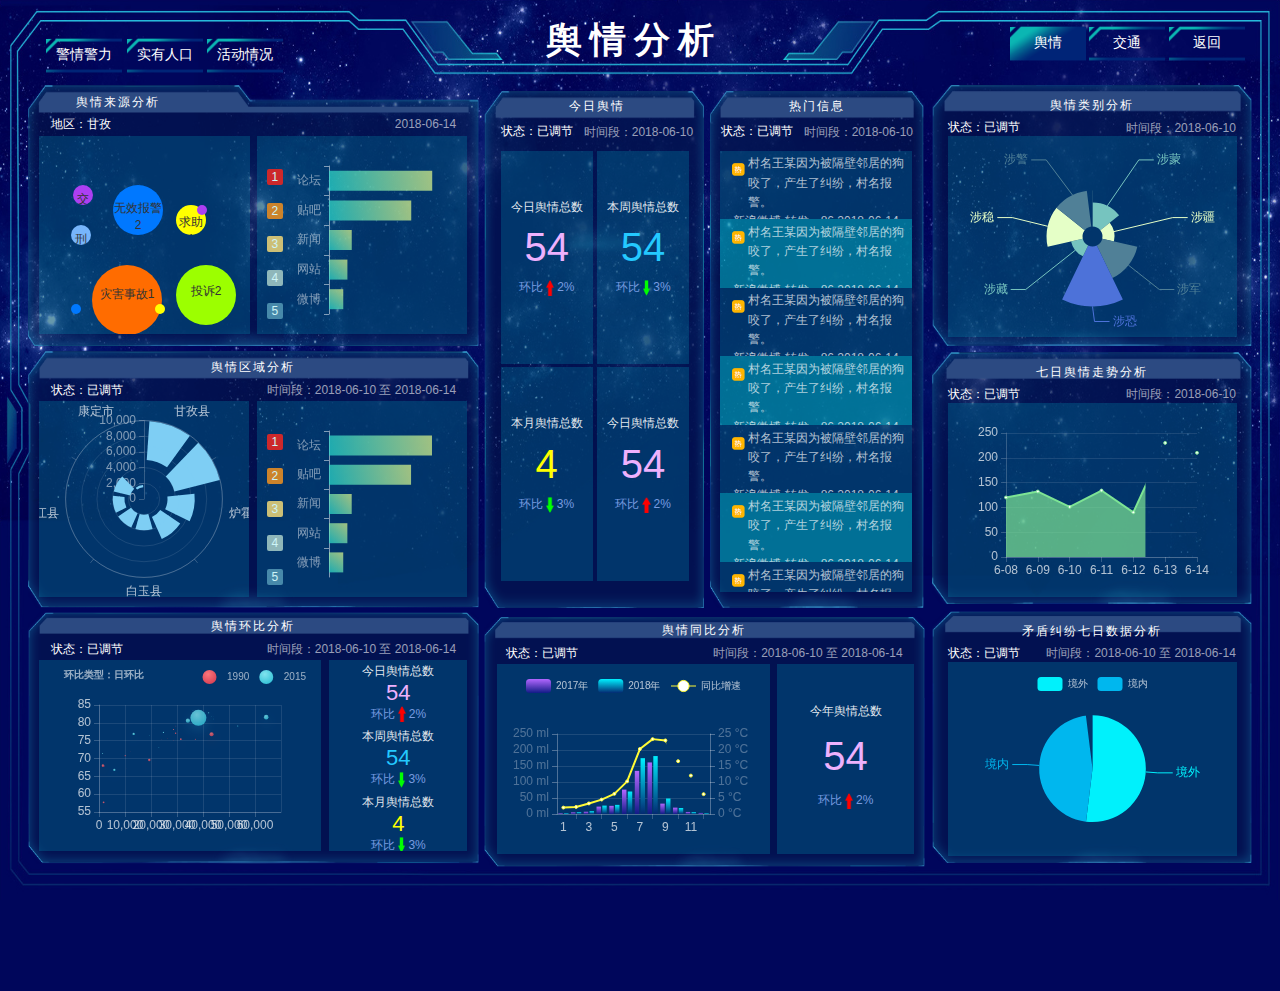
<file: index.html>
﻿<!doctype html>
<meta charset="utf-8">
<title>警情警力分析</title>
<link href="css/style.css"  rel="stylesheet" type="text/css" media="all" />
<script src="js/echarts.min.js" charset="utf-8"></script>


<body>
<div class="bnt">
  <div class="topbnt_left fl">
   <ul><li ><a href="analysis.html">警情警力</a></li>
      <li><a href="people.html">实有人口</a></li>
      <li><a href="activity.html">活动情况</a></li>
 
   </ul>
  </div>
  <h1 class="tith1 fl">舆情分析</h1>
  <div class=" fr topbnt_right">
    <ul>
       <li><a href="#">返回</a></li>
       <li><a href="traffic.html">交通</a></li>
       <li class="active"><a href="index.html">舆情</a></li>
    </ul>
   
  </div>
</div>
<!-- bnt end -->
<div class="puleft fl">
    <div class="pulefttop"><h2 class="tith2"><span>舆情来源分析</span></h2>
    <div class="lefttoday_tit"><p class="fl">地区：甘孜</p><p class="fr">2018-06-14</p></div>
    <div class="box pbox">
      <div class="lefttoday_bar pulefttoday_bar fl">
        <ul>
          <li class="c1 big1" style="top: 25%;left: 16%;"><span>交通警情6</span></li>
          <li class="c2 big2" style="top: 35%;left: 65%;"><span>求助1</span></li>
          <li class="c3 big4" style="top: 25%;left: 35%;"><span>无效报警2</span></li>
          <li class="c4 big5" style="top: 65%;left: 65%;"><span>投诉2</span></li>
          <li class="c5 big6" style="top: 65%;left: 25%;"><span>灾害事故1</span></li>
          <li class="c6 big1" style="top: 45%;left: 15%;"><span>刑事案件1</span></li>
          <li class="c1 big0" style="top: 35%;left: 75%;"></li>
          <li class="c2 big0" style="top: 85%;left: 55%;"></li>
          <li class="c3 big0" style="top: 85%;left: 15%;"></li>
        </ul>
      </div>
      <div class="pvr fr pulefttoday_bar2" >
        <ul>
          <li class="hot1">1</li>
          <li class="hot2">2</li>
          <li class="hot3">3</li>
          <li class="hot4">4</li>
          <li class="hot5">5</li>
        </ul>
            <div id="puleftbox2bott_cont" class="puleftbox2bott_cont" ></div>
      </div>
    </div>
    <!-- lefttoday_number end -->
    </div>
    <div class="puleftboxtmidd">
      <h2 class="tith2">舆情区域分析</h2>
          <div class="lefttoday_tit"><p class="fl">状态：已调节</p><p class="fr">时间段：2018-06-10 至 2018-06-14</p></div>
    <div class="box pbox">
      <div id="puleftboxtmidd1" class="fl puleftboxtmidd1"></div>
          <div class="pvr fr pulefttoday_bar2" >
            <ul>
              <li class="hot1">1</li>
              <li class="hot2">2</li>
              <li class="hot3">3</li>
              <li class="hot4">4</li>
              <li class="hot5">5</li>
            </ul>
            <div id="puleftboxtmidd2" class="puleftbox2bott_cont"></div>
      </div>
    </div>
  </div>
  <div class="puleftboxtbott">
    <h2 class="tith2 pt1">舆情环比分析</h2>
        <div class="lefttoday_tit"><p class="fl">状态：已调节</p><p class="fr">时间段：2018-06-10 至 2018-06-14</p></div>
    <div class="box pbox">
      <div id="puleftboxtbott1" class="fl puleftboxtbott1" ></div>
      <div  class="puleftboxtbott2 fr" >
        <div class="widget-inline-box text-center ">
          <p>今日舆情总数</p>
          <h3 class=" ceeb1fd">54</h3>
          <h4 class="text-muted ">环比<img src="img/iconup.png" height="16" />2%</h4>
        </div>
        <div class="widget-inline-box text-center ">
           <p>本周舆情总数</p>
          <h3 class=" c24c9ff">54</h3>
          <h4 class="text-muted ">环比<img src="img/icondown.png" height="16" />3%</h4>
        </div>
        <div class="widget-inline-box text-center ">
           <p>本月舆情总数</p>
          <h3 class=" cffff00">4</h3>
          <h4 class="text-muted ">环比<img src="img/icondown.png" height="16" />3%</h4>
        </div>
      </div>
    </div>
</div>
</div>
<!--  left1 end -->
<div class="fl pt6 puleft2">
        <div class="pmidd_bott">
          <div class="pumiddboxttop1 fl">
              <h2 class="tith2 pt3">今日舆情</h2>
              <div class="lefttoday_tit"><p class="fl">状态：已调节</p><p class="fr">时间段：2018-06-10</p></div>
              <div class="puleft2height">
                    <div class="widget-inline-box text-center ">
                      <p>今日舆情总数</p>
                      <h3 class=" ceeb1fd f30">54</h3>
                      <h4 class="text-muted ">环比<img src="img/iconup.png" height="16" />2%</h4>
                    </div>
                    <div class="widget-inline-box text-center ">
                       <p>本周舆情总数</p>
                      <h3 class=" c24c9ff f30">54</h3>
                      <h4 class="text-muted ">环比<img src="img/icondown.png" height="16" />3%</h4>
                    </div>
                    <div class="widget-inline-box text-center ">
                       <p>本月舆情总数</p>
                      <h3 class=" cffff00 f30">4</h3>
                      <h4 class="text-muted ">环比<img src="img/icondown.png" height="16" />3%</h4>
                    </div>
                    <div class="widget-inline-box text-center ">
                      <p>今日舆情总数</p>
                      <h3 class=" ceeb1fd f30">54</h3>
                      <h4 class="text-muted ">环比<img src="img/iconup.png" height="16" />2%</h4>
                    </div>
                  </div>
            </div>
            <div class="pumiddboxttop2 fl">
                <h2 class="tith2 pt3">热门信息</h2>
                <div class="lefttoday_tit "><p class="fl">状态：已调节</p><p class="fr">时间段：2018-06-10</p></div>
                <div class="left2_table pumiddboxttop2_cont">
                   <ul>
                        <li>
                        <p class="text_l">村名王某因为被隔壁邻居的狗咬了，产生了纠纷，村名报警。</p>
                        <p class="text_r">新浪微博  转发：86  2018-06-14 11:08:56</p>
                        </li>
                        <li class="bg">
                        <p class="text_l">村名王某因为被隔壁邻居的狗咬了，产生了纠纷，村名报警。</p>
                        <p class="text_r">新浪微博  转发：86   2018-06-14 11:08:56</p>
                        </li>
                        <li>
                        <p class="text_l">村名王某因为被隔壁邻居的狗咬了，产生了纠纷，村名报警。</p>
                        <p class="text_r">新浪微博  转发：86  2018-06-14 11:08:56</p>
                        </li>
                        <li class="bg">
                        <p class="text_l">村名王某因为被隔壁邻居的狗咬了，产生了纠纷，村名报警。</p>
                        <p class="text_r">新浪微博  转发：86   2018-06-14 11:08:56</p>
                        </li>
                        <li>
                        <p class="text_l">村名王某因为被隔壁邻居的狗咬了，产生了纠纷，村名报警。</p>
                        <p class="text_r">新浪微博  转发：86  2018-06-14 11:08:56</p>
                        </li>
                        <li class="bg">
                        <p class="text_l">村名王某因为被隔壁邻居的狗咬了，产生了纠纷，村名报警。</p>
                        <p class="text_r">新浪微博  转发：86   2018-06-14 11:08:56</p>
                        </li>
                        <li>
                        <p class="text_l">村名王某因为被隔壁邻居的狗咬了，产生了纠纷，村名报警。</p>
                        <p class="text_r">新浪微博  转发：86  2018-06-14 11:08:56</p>
                        </li>
                   </ul>
                </div>
              </div>
            </div>
            <!--  amidd_bott end-->
            <div class="pmiddboxtbott" >
              <h2 class="tith2 pt1">舆情同比分析</h2>
              <div class="lefttoday_tit"><p class="fl">状态：已调节</p><p class="fr">时间段：2018-06-10 至 2018-06-14</p></div>
              <div class="box pbox">
                <div id="pumiddboxtbott1" class="fl pumiddboxtbott1cont"></div>
                <div  class="pumiddboxtbott2 fr"  >
                  <div class="widget-inline-box text-center ">
                    <p>今年舆情总数</p>
                    <h3 class=" ceeb1fd f30">54</h3>
                    <h4 class="text-muted ">环比<img src="img/iconup.png" height="16" />2%</h4>
                  </div>

                </div>
              </div>
            </div>
            <!-- amidd_bott end -->
        </div>
        <!-- mrbox_top end -->
        <div class="mr_right fl">
          <div class="purightboxtop"><h2 class="tith2 pt12">舆情类别分析</h2>
            <div class="lefttoday_tit"><p class="fl">状态：已调节</p><p class="fr">时间段：2018-06-10</p></div>
            <div id="purightboxtop" class="purightboxtopcont"></div>
          </div>
          <div class="purightboxmidd"><h2 class="tith2 pt12">七日舆情走势分析</h2>
            <div class="lefttoday_tit"><p class="fl">状态：已调节</p><p class="fr">时间段：2018-06-10</p></div>
            <div id="purightboxmidd" class="purightboxmiddcont"></div>
          </div>
            <div class="purightboxbott"><h2 class="tith2 pt12">矛盾纠纷七日数据分析</h2>
              <div class="lefttoday_tit"><p class="fl">状态：已调节</p><p class="fr">时间段：2018-06-10 至 2018-06-14</p></div>
                <div id="purightboxbott" class="purightboxbottcont" ></div>
            </div>
        </div>
        <!-- mrbox_top_right end -->
      </div>


</div>

<script type="text/javascript">
        var myChart = echarts.init(document.getElementById('puleftbox2bott_cont'));
        option = {
          color:['#7ecef4'],
            backgroundColor: 'rgba(1,202,217,.2)',
            grid: {
                      left:40,
                      right:20,
                      top:30,
                      bottom:0,
                      containLabel: true
                    },

                  xAxis: {
                      type: 'value',
                      axisLine:{
                       lineStyle:{
                         color:'rgba(255,255,255,0)'
                       }
                     },
                     splitLine:{
                       lineStyle:{
                         color:'rgba(255,255,255,0)'
                       }
                     },
                     axisLabel:{
                         color:"rgba(255,255,255,0)"
                     },
                      boundaryGap: [0, 0.01]
                  },
                  yAxis: {
                      type: 'category',
                      axisLine:{
                       lineStyle:{
                         color:'rgba(255,255,255,.5)'
                       }
                     },
                     splitLine:{
                       lineStyle:{
                         color:'rgba(255,255,255,.1)'
                       }
                     },
                     axisLabel:{
                         color:"rgba(255,255,255,.5)"
                     },
                      data: ['微博','网站','新闻','贴吧','论坛']
                  },
                  series: [
                      {
                          name: '2011年',
                          type: 'bar',
                          barWidth :20,
                          itemStyle: {
                              normal: {
                                  color: new echarts.graphic.LinearGradient(
                                      1, 0, 0, 1,
                                      [
                                          {offset: 0, color: 'rgba(230,253,139,.7)'},
                                          {offset: 1, color: 'rgba(41,220,205,.7)'}
                                      ]
                                  )
                              }
                          },
                          data: [18203, 23489, 29034, 104970, 131744]
                      }
                  ]
              };
        myChart.setOption(option);
    </script>
    <script type="text/javascript">
            var myChart = echarts.init(document.getElementById('puleftboxtmidd1'));
            var data = [
                [5000, 10000, 6785.71],
                [4000, 10000, 6825],
                [3000, 6500, 4463.33],
                [2500, 5600, 3793.83],
                [2000, 4000, 3060],
                [2000, 4000, 3222.33],
                [2500, 4000, 3133.33],
                [1800, 4000, 3100],
                [1500, 1800, 1650]
            ];
            var cities = ['甘孜县', '泸定县', '炉霍县', '色达县', '白玉县', '得荣县', '雅江县', '九龙县', '康定市' ];
            var barHeight = 50;
            option = {
              color:['#7ecef4'],
                backgroundColor: 'rgba(1,202,217,.2)',
                grid: {
                          left:60,
                          right:60,
                          top:60,
                          bottom:40
                        },
                  legend: {
                         show: true,
                         data: ['价格范围', '均值']
                     },
                     angleAxis: {
                         type: 'category',
                         axisLine:{
                          lineStyle:{
                            color:'rgba(255,255,255,.2)'
                          }
                        },
                        splitLine:{
                          lineStyle:{
                            color:'rgba(255,255,255,.1)'
                          }
                        },
                        axisLabel:{
                            color:"rgba(255,255,255,.7)"
                        },
                         data: cities
                     },
                     radiusAxis: {
                       axisLine:{
                        lineStyle:{
                          color:'rgba(255,255,255,.2)'
                        }
                      },
                      splitLine:{
                        lineStyle:{
                          color:'rgba(255,255,255,.1)'
                        }
                      },
                      axisLabel:{
                          color:"rgba(255,255,255,.5)"
                      }
                     },
                     polar: {
                     },
                     series: [{
                         type: 'bar',
                         itemStyle: {
                             normal: {
                                 color: 'transparent'
                             }
                         },
                         data: data.map(function (d) {
                             return d[0];
                         }),
                         coordinateSystem: 'polar',
                         stack: '最大最小值',
                         silent: true
                     }, {
                         type: 'bar',
                         data: data.map(function (d) {
                             return d[1] - d[0];
                         }),
                         coordinateSystem: 'polar',
                         name: '价格范围',
                         stack: '最大最小值'
                     }, {
                         type: 'bar',
                         itemStyle: {
                             normal: {
                                 color: 'transparent'
                             }
                         },
                         data: data.map(function (d) {
                             return d[2] - barHeight;
                         }),
                         coordinateSystem: 'polar',
                         stack: '均值',
                         silent: true,
                         z: 10
                     }, {
                         type: 'bar',
                         data: data.map(function (d) {
                             return barHeight * 2
                         }),
                         coordinateSystem: 'polar',
                         name: '均值',
                         stack: '均值',
                         barGap: '-100%',

                         z: 10
                     }],
                     legend: {
                         show: true,
                         data: ['A', 'B', 'C']
                     }
                 };
            myChart.setOption(option);
        </script>
        <script type="text/javascript">
                var myChart = echarts.init(document.getElementById('puleftboxtmidd2'));
                option = {
                  color:['#7ecef4'],
                    backgroundColor: 'rgba(1,202,217,.2)',
                    grid: {
                              left:40,
                              right:20,
                              top:30,
                              bottom:0,
                              containLabel: true
                            },

                          xAxis: {
                              type: 'value',
                              axisLine:{
                               lineStyle:{
                                 color:'rgba(255,255,255,0)'
                               }
                             },
                             splitLine:{
                               lineStyle:{
                                 color:'rgba(255,255,255,0)'
                               }
                             },
                             axisLabel:{
                                 color:"rgba(255,255,255,0)"
                             },
                              boundaryGap: [0, 0.01]
                          },
                          yAxis: {
                              type: 'category',
                              axisLine:{
                               lineStyle:{
                                 color:'rgba(255,255,255,.5)'
                               }
                             },
                             splitLine:{
                               lineStyle:{
                                 color:'rgba(255,255,255,.1)'
                               }
                             },
                             axisLabel:{
                                 color:"rgba(255,255,255,.5)"
                             },
                              data: ['微博','网站','新闻','贴吧','论坛']
                          },
                          series: [
                              {
                                  name: '2011年',
                                  type: 'bar',
                                  barWidth :20,
                                  itemStyle: {
                                      normal: {
                                          color: new echarts.graphic.LinearGradient(
                                              1, 0, 0, 1,
                                              [
                                                  {offset: 0, color: 'rgba(230,253,139,.7)'},
                                                  {offset: 1, color: 'rgba(41,220,205,.7)'}
                                              ]
                                          )
                                      }
                                  },
                                  data: [18203, 23489, 29034, 104970, 131744]
                              }
                          ]
                      };
                myChart.setOption(option);
            </script>
            <script type="text/javascript">
                    var myChart = echarts.init(document.getElementById('puleftboxtbott1'));
                    var data = [
                        [[28604,77,17099,'Australia',1990],[31163,77.4,2440,'Canada',1990],[1516,68,1605773,'China',1990],[13670,74.7,10082,'Cuba',1990],[28599,75,49805,'Finland',1990],[29476,77.1,569499,'France',1990],[31476,75.4,789237,'Germany',1990],[28666,78.1,254830,'Iceland',1990],[1777,57.7,870776,'India',1990],[29550,79.1,129285,'Japan',1990],[2076,67.9,201954,'North Korea',1990],[12087,72,42954,'South Korea',1990],[24021,75.4,33934,'New Zealand',1990],[43296,76.8,4240375,'Norway',1990],[10088,70.8,381958,'Poland',1990],[19349,69.6,1475652,'Russia',1990],[10670,67.3,53905,'Turkey',1990],[26424,75.7,57117,'United Kingdom',1990],[37062,75.4,252810,'United States',1990]],
                        [[44056,81.8,23973,'Australia',2015],[43294,81.7,35927,'Canada',2015],[13334,76.9,1376043,'China',2015],[21291,78.5,11562,'Cuba',2015],[38923,80.8,55057,'Finland',2015],[37599,81.9,64345,'France',2015],[44053,81.1,80545,'Germany',2015],[42182,82.8,329425,'Iceland',2015],[5903,66.8,1311027,'India',2015],[36162,83.5,126571,'Japan',2015],[1390,71.4,251317,'North Korea',2015],[34644,80.7,503439,'South Korea',2015],[34186,80.6,4528526,'New Zealand',2015],[64304,81.6,5210967,'Norway',2015],[24787,77.3,386194,'Poland',2015],[23038,73.13,143918,'Russia',2015],[19360,76.5,78630,'Turkey',2015],[38225,81.4,64715810,'United Kingdom',2015],[53354,79.1,321771,'United States',2015]]
                    ];

                    option = {
                        backgroundColor: 'rgba(1,202,217,.2)',
                        grid: {
            											left:60,
            											right:40,
            											top:45,
            											bottom:40
            										},
                        title: {
                          top: 5,
                          left:20,
                            textStyle:{
                              fontSize:10,
                              color:'rgba(255,255,255,.6)'
                            },
                            text: '环比类型：日环比'
                        },
                        legend: {
                            right: 10,
                            top: 5,
                            textStyle:{
                              fontSize:10,
                              color:'rgba(255,255,255,.6)'
                            },
                            data: ['1990', '2015']
                        },
                        xAxis: {
                          axisLine:{
                            lineStyle:{
                              color:'rgba(255,255,255,.2)'
                            }
                          },
                          splitLine:{
                            lineStyle:{
                              color:'rgba(255,255,255,.1)'
                            }
                          },
                          axisLabel:{
                              color:"rgba(255,255,255,.7)"
                          }
                        },
                        yAxis: {
                          axisLine:{
                            lineStyle:{
                              color:'rgba(255,255,255,.2)'
                            }
                          },
                          splitLine:{
                            lineStyle:{
                              color:'rgba(255,255,255,.1)'
                            }
                          },
                          axisLabel:{
                              color:"rgba(255,255,255,.7)"
                          },

                            scale: true
                        },
                        series: [{
                            name: '1990',
                            data: data[0],
                            type: 'scatter',
                            symbolSize: function (data) {
                                return Math.sqrt(data[2]) / 5e2;
                            },
                            label: {
                                emphasis: {
                                    show: true,
                                    formatter: function (param) {
                                        return param.data[3];
                                    },
                                    position: 'top'
                                }
                            },
                            itemStyle: {
                                normal: {
                                    shadowBlur: 10,
                                    shadowColor: 'rgba(120, 36, 50, 0.5)',
                                    shadowOffsetY: 5,
                                    color: new echarts.graphic.RadialGradient(0.4, 0.3, 1, [{
                                        offset: 0,
                                        color: 'rgb(251, 118, 123)'
                                    }, {
                                        offset: 1,
                                        color: 'rgb(204, 46, 72)'
                                    }])
                                }
                            }
                        }, {
                            name: '2015',
                            data: data[1],
                            type: 'scatter',
                            symbolSize: function (data) {
                                return Math.sqrt(data[2]) / 5e2;
                            },
                            label: {
                                emphasis: {
                                    show: true,
                                    formatter: function (param) {
                                        return param.data[3];
                                    },
                                    position: 'top'
                                }
                            },
                            itemStyle: {
                                normal: {
                                    shadowBlur: 10,
                                    shadowColor: 'rgba(25, 100, 150, 0.5)',
                                    shadowOffsetY: 5,
                                    color: new echarts.graphic.RadialGradient(0.4, 0.3, 1, [{
                                        offset: 0,
                                        color: 'rgb(129, 227, 238)'
                                    }, {
                                        offset: 1,
                                        color: 'rgb(25, 183, 207)'
                                    }])
                                }
                            }
                        }]
                    };
                    myChart.setOption(option);
                </script>
                <script type="text/javascript">
                        var myChart = echarts.init(document.getElementById('pumiddboxtbott1'));
                        option = {
                            backgroundColor: 'rgba(1,202,217,.2)',
                            grid: {
                                      left:60,
                                      right:60,
                                      top:70,
                                      bottom:40
                                    },

                      toolbox: {
                          feature: {
                              dataView: {show: true, readOnly: false},
                              magicType: {show: true, type: ['line', 'bar']},
                              restore: {show: true},
                              saveAsImage: {show: true}
                          }
                      },
                      legend: {
                        top:10,
                        textStyle:{
                          fontSize: 10,
                          color:'rgba(255,255,255,.7)'
                        },
                          data:['2017年','2018年','同比增速']
                      },
                      xAxis: [
                          {
                              type: 'category',
                              axisLine:{
                                lineStyle:{
                                  color:'rgba(255,255,255,.2)'
                                }
                              },
                              splitLine:{
                                lineStyle:{
                                  color:'rgba(255,255,255,.1)'
                                }
                              },
                              axisLabel:{
                                  color:"rgba(255,255,255,.7)"
                              },

                              data: ['1','2','3','4','5','6','7','8','9','10','11','12'],
                              axisPointer: {
                                  type: 'shadow'
                              }
                          }
                      ],
                      yAxis: [
                          {
                              type: 'value',
                              name: '',
                              min: 0,
                              max: 250,
                              interval: 50,
                              axisLine:{
                                lineStyle:{
                                  color:'rgba(255,255,255,.3)'
                                }
                              },
                              splitLine:{
                                lineStyle:{
                                  color:'rgba(255,255,255,.01)'
                                }
                              },

                              axisLabel: {
                                  formatter: '{value} ml'
                              }
                          },
                          {
                              type: 'value',
                              name: '',
                              max: 25,
                              interval: 5,
                              axisLine:{
                                lineStyle:{
                                  color:'rgba(255,255,255,.3)'
                                }
                              },
                              splitLine:{
                                lineStyle:{
                                  color:'rgba(255,255,255,.1)'
                                }
                              },
                              axisLabel: {
                                  formatter: '{value} °C'
                              }
                          }
                      ],
                      series: [

                          {
                              name:'2017年',
                              type:'bar',
                              itemStyle: {
                                              normal: {
                                                  color: new echarts.graphic.LinearGradient(
                                                      0, 0, 0, 1,
                                                      [
                                                          {offset: 0, color: '#b266ff'},
                                                          {offset: 1, color: '#121b87'}
                                                      ]
                                                  )
                                              }
                                          },
                              data:[2.0, 4.9, 7.0, 23.2, 25.6, 76.7, 135.6, 162.2, 32.6, 20.0, 6.4, 3.3]
                          },
                          {
                              name:'2018年',
                              type:'bar',
                              itemStyle: {
                                              normal: {
                                                  color: new echarts.graphic.LinearGradient(
                                                      0, 0, 0, 1,
                                                      [
                                                          {offset: 0, color: '#00f0ff'},
                                                          {offset: 1, color: '#032a72'}
                                                      ]
                                                  )
                                              }
                                          },
                              data:[2.6, 5.9, 9.0, 26.4, 28.7, 70.7, 175.6, 182.2, 48.7, 18.8, 6.0, 2.3]
                          },
                          {
                              name:'同比增速',
                              type:'line',
                              itemStyle: {
                                              normal: {
                                                  color: new echarts.graphic.LinearGradient(
                                                      0, 0, 0, 1,
                                                      [
                                                          {offset: 0, color: '#fffb34'},
                                                          {offset: 1, color: '#fffb34'}
                                                      ]
                                                  )
                                              }
                                          },
                              yAxisIndex: 1,
                              data:[2.0, 2.2, 3.3, 4.5, 6.3, 10.2, 20.3, 23.4, 23.0, 16.5, 12.0, 6.2]
                          }
                      ]
                  };
                        myChart.setOption(option);
                    </script>
                    <script type="text/javascript">
                            var myChart = echarts.init(document.getElementById('purightboxtop'));
                            option = {
                              color:['#76c4bf','#e5ffc7','#508097','#4d72d9'],
                                backgroundColor: 'rgba(1,202,217,.2)',
                                grid: {
                    											left:10,
                    											right:40,
                    											top:0,
                    											bottom:0,
                                          containLabel: true
                    										},
                                          // legend: {
                                          //     x : 'center',
                                          //     y : 'bottom',
                                          //     textStyle:{
                                          //       fontSize: 10,
                                          //       color:'rgba(255,255,255,.7)'
                                          //     },
                                          //     data:['涉蒙','涉疆','涉军','涉恐','涉藏','涉稳','涉警']
                                          // },
                                          calculable : true,
                                          series : [

                                              {
                                                  name:'面积模式',
                                                  type:'pie',
                                                  radius : [10, 70],
                                                  center : ['50%', '50%'],
                                                  roseType : 'area',
                                                  data:[
                                                      {value:10, name:'涉蒙'},
                                                      {value:5, name:'涉疆'},
                                                      {value:15, name:'涉军'},
                                                      {value:25, name:'涉恐'},
                                                      {value:5, name:'涉藏'},
                                                      {value:15, name:'涉稳'},
                                                      {value:15, name:'涉警'}

                                                  ]
                                              }
                                          ]
                                      };
                            myChart.setOption(option);
                        </script>
                        <script type="text/javascript">
                                var myChart = echarts.init(document.getElementById('purightboxmidd'));
                                option = {
                                  color:['#7de494','#7fd7b1', '#5578cf', '#5ebbeb', '#d16ad8','#f8e19a',  '#00b7ee', '#81dabe','#5fc5ce'],
                                    backgroundColor: 'rgba(1,202,217,.2)',

                                    grid: {
                                      left:30,
                                      right:40,
                                      top:30,
                                      bottom:20,
                                        containLabel: true
                                    },
                                    toolbox: {
                                        feature: {
                                            saveAsImage: {}
                                        }
                                    },
                                    xAxis: {
                                        type: 'category',
                                        boundaryGap: false,
                                        axisLine:{
                                          lineStyle:{
                                            color:'rgba(255,255,255,.2)'
                                          }
                                        },
                                        splitLine:{
                                          lineStyle:{
                                            color:'rgba(255,255,255,.1)'
                                          }
                                        },
                                        axisLabel:{
                                            color:"rgba(255,255,255,.7)"
                                        },
                                        data: ['6-08','6-09','6-10','6-11','6-12','6-13','6-14']
                                    },
                                    yAxis: {
                                        type: 'value',
                                        axisLine:{
                                          lineStyle:{
                                            color:'rgba(255,255,255,.2)'
                                          }
                                        },
                                        splitLine:{
                                          lineStyle:{
                                            color:'rgba(255,255,255,.1)'
                                          }
                                        },
                                        axisLabel:{
                                            color:"rgba(255,255,255,.7)"
                                        },
                                    },
                                    series: [
                                        {
                                            name:'2014年',
                                            type:'line',
                                            stack: '总量',
                                              areaStyle: {normal: {}},
                                            data:[120, 132, 101, 134, 90, 230, 210]
                                        }

                                    ]
                                    };
                                myChart.setOption(option);
                            </script>
                        <script type="text/javascript">
                                var myChart = echarts.init(document.getElementById('purightboxbott'));
                                option = {
                                  color:['#00f1fc','#00b7ee', '#5578cf', '#5ebbeb', '#d16ad8','#f8e19a',  '#00b7ee', '#81dabe','#5fc5ce'],
                                    backgroundColor: 'rgba(1,202,217,.2)',
                                    grid: {
                        											left:20,
                        											right:20,
                        											top:0,
                        											bottom:20
                        										},
                                            legend: {
                                              top:10,
                                              textStyle:{
                                                fontSize: 10,
                                                color:'rgba(255,255,255,.7)'
                                              },
                                                data:['境外','境内']
                                            },
                                            series : [
                                     {
                                         name: '访问来源',
                                         type: 'pie',
                                         radius : '55%',
                                         center: ['50%', '55%'],
                                         data:[
                                             {value:335, name:'境外'},
                                             {value:310, name:'境内'}

                                         ],
                                         itemStyle: {
                                             emphasis: {
                                                 shadowBlur: 10,
                                                 shadowOffsetX: 0,
                                                 shadowColor: 'rgba(0, 0, 0, 0.5)'
                                             }
                                         }
                                     }
                                 ]
                                };
                                myChart.setOption(option);
                            </script>

    <!--这行代码可以删除-->
    <a style="display:none" href="http://www.bootstrapmb.com">bootstrap模板库</a>


</body>
</html>
</file>
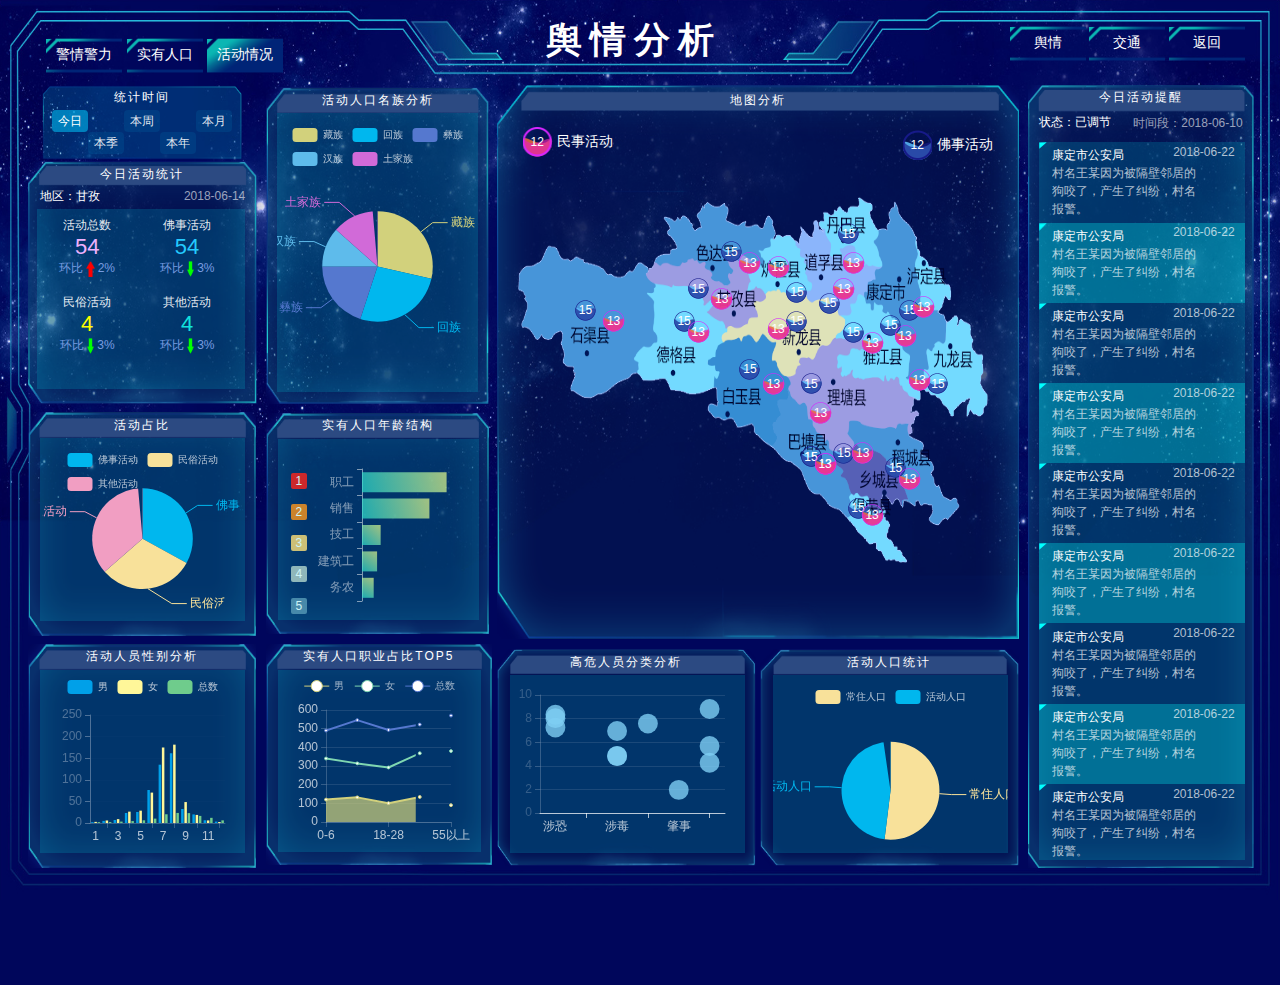
<file: activity.html>
﻿<!doctype html>
<meta charset="utf-8">
<title>人口分析</title>
<link href="css/style.css"  rel="stylesheet" type="text/css" media="all" />
<script src="js/echarts.min.js" charset="utf-8"></script>


<body>
<div class="bnt">
  <div class="topbnt_left fl">
   <ul><li><a href="analysis.html">警情警力</a></li>
      <li><a href="people.html">实有人口</a></li>
      <li class="active"><a href="activity.html">活动情况</a></li>
 
   </ul>
  </div>
  <h1 class="tith1 fl">舆情分析</h1>
  <div class=" fr topbnt_right">
    <ul>
       <li><a href="#">返回</a></li>
       <li><a href="traffic.html">交通</a></li>
       <li><a href="index.html">舆情</a></li>
    </ul>
   
  </div>
</div>
<!-- bnt end -->
<div class="left1 pleft1">
    <div class="lefttime"><h2 class="tith2">统计时间</h2>
     <div class="lefttime_text">
        <ul>
          <li class="bg active">今日</li>
          <li></li>
          <li class="bg">本周</li>
          <li></li>
          <li class="bg">本月</li>
          <li></li>
          <li class="bg">本季</li>
          <li></li>
          <li class="bg">本年</li>
        </ul>
     </div>
    </div>
    <div class="plefttoday"><h2 class="tith2">今日活动统计</h2>
    <div class="lefttoday_tit" style=" height:8%"><p class="fl">地区：甘孜</p><p class="fr">2018-06-14</p></div>
    <div class="lefttoday_number">
      <div class="widget-inline-box text-center fl">
        <p>活动总数</p>
        <h3 class="ceeb1fd">54</h3>
        <h4 class="text-muted">环比<img src="img/iconup.png" height="16" />2%</h4>
      </div>
      <div class="widget-inline-box text-center fl">
         <p>佛事活动</p>
        <h3 class="c24c9ff">54</h3>
        <h4 class="text-muted">环比<img src="img/icondown.png" height="16" />3%</h4>
      </div>
      <div class="widget-inline-box text-center fl">
         <p>民俗活动</p>
        <h3 class="cffff00">4</h3>
        <h4 class="text-muted">环比<img src="img/icondown.png" height="16" />3%</h4>
      </div>
      <div class="widget-inline-box text-center fl">
         <p>其他活动</p>
        <h3 class="c11e2dd">4</h3>
        <h4 class="text-muted">环比<img src="img/icondown.png" height="16" />3%</h4>
      </div>
    </div>
    <!-- lefttoday_number end -->
    <!--  lefttoday_bar end-->
    </div>
    <div class="lpeftmidbot">
      <h2 class="tith2">活动占比</h2>
      <div id="lpeftbot" class="lpeftmidbotcont"></div>
  </div>
    <div class="lpeftbot">
      <h2 class="tith2">活动人员性别分析</h2>
      <div id="lpeftmidbot" class="lpeftbotcont" ></div>
  </div>
</div>
<!--  left1 end -->
<div class="left2">
  <div class="pleftbox2top">
    <h2 class="tith2">活动人口名族分析</h2>
    <div id="pleftbox2top" class="pleftbox2topcont"></div>
  </div>
  <div class="pleftbox2midd"><h2 class="tith2">实有人口年龄结构</h2>
  <!-- <div id="pleftbox2midd" class="pleftbox2middcont"></div> -->
  <div class="pvr fl  lpeftb2otcont1 hdtop" style=" height:82%;" >
    <ul>
      <li class="hot1">1</li>
      <li class="hot2">2</li>
      <li class="hot3">3</li>
      <li class="hot4">4</li>
      <li class="hot5">5</li>
    </ul>
    <div id="pleftbox2bott_cont"class="pleftbox2middcont" style=" height:100%;" ></div>
  </div>
  </div>
  <div class="lpeft2bot" >
    <h2 class="tith2 " >实有人口职业占比TOP5</h2>
<div id="prbottom_box1"class="lpeftb2otcont" ></div>

    </div>
</div>
</div>
<div class="mrbox prbox">
      <div class="hdmrbox_top">
          <div class="mrbox_top_midd">
                <div class="hdmrboxtm-mbox"><h2 class="tith2 pt1">地图分析</h2>
                  <div class="lefttoday_tit font14" style=" height:13%"><p class="fl"><i class="ricontop redr">12</i>民事活动</p><p class="fr" ><i class="ricontop bluer">12</i>佛事活动</p></div>
                <div class="mrboxtm-map hdmrboxtm-map">
                   <ul>
                     <li class="bluer" style="top:28%;left:12%">15</li>
                     <li class="redr" style="top:31%;left:18%">13</li>
                      <!--  石渠县-->
                     <li class="bluer" style="top:31%;left:33%">15</li>
                      <li class="redr" style="top:34%;left:36%">13</li>
                       <!--  -->
                      <li class="bluer" style="top:12%;left:43%">15</li>
                      <li class="redr" style="top:15%;left:47%">13</li>
                       <!--  -->
                      <li class="bluer" style="top:22%;left:36%">15</li>
                     <li class="redr" style="top:25%;left:41%">13</li>
                      <!--  -->
                     <li class="bluer" style="top:23%;left:57%">15</li>
                    <li class="redr" style="top:16%;left:53%">13</li>
                     <!--  -->
                    <li class="bluer" style="top:26%;left:64%">15</li>
                   <li class="redr" style="top:22%;left:67%">13</li>
                   <!--  -->
                   <li class="bluer" style="top:7%;left:68%">15</li>
                  <li class="redr" style="top:15%;left:69%">13</li>
                  <!--  丹巴-->
                  <li class="bluer" style="top:32%;left:77%">15</li>
                 <li class="redr" style="top:35%;left:80%">13</li>
                 <!--  康定-->
                 <li class="bluer" style="top:28%;left:81%">15</li>
                <li class="redr" style="top:27%;left:84%">13</li>
                <!--  泸定-->
                <li class="bluer" style="top:34%;left:69%">15</li>
               <li class="redr" style="top:37%;left:73%">13</li>
               <!--  雅江-->
               <li class="bluer" style="top:48%;left:87%">15</li>
              <li class="redr" style="top:47%;left:83%">13</li>
              <!--  九龙-->
              <li class="bluer" style="top:48%;left:60%">15</li>
             <li class="redr" style="top:56%;left:62%">13</li>
             <!--  理塘-->
             <li class="bluer" style="top:68%;left:60%">15</li>
            <li class="redr" style="top:70%;left:63%">13</li>
            <!--  巴塘-->
            <li class="bluer" style="top:67%;left:67%">15</li>
           <li class="redr" style="top:67%;left:71%">13</li>
           <!--  乡城-->
           <li class="bluer" style="top:82%;left:70%">15</li>
          <li class="redr" style="top:84%;left:73%">13</li>
          <!--  得荣-->
          <li class="bluer" style="top:68%;left:60%">15</li>
         <li class="redr" style="top:70%;left:63%">13</li>
         <!--  巴塘-->
         <li class="bluer" style="top:71%;left:78%">15</li>
        <li class="redr" style="top:74%;left:81%">13</li>
        <!--  稻城-->

                    <li class="bluer" style="top:31%;left:57%">15</li>
                    <li class="redr" style="top:33%;left:53%">13</li>
                    <li class="bluer" style="top:44%;left:47%">15</li>
                    <li class="redr" style="top:48%;left:52%">13</li>
                   </ul>
                 </div>
              </div>
<!--  map end-->
                <!-- <div class="pmrboxbottom"><h2 class="tith2 pt1">涉稳警情</h2>
                    <div id="pmrboxbottom" class="pmrboxbottomcont" ></div>
                </div> -->
                <div class="mrbox_bottom_bott">
                    <div class="rbottom_box1 hdwid"><h2 class="tith2">高危人员分类分析</h2>
                    <div id="prbottom_box2" class="prbottom_box1cont"></div></div>
                    <div class="rbottom_box2 hdwid"><h2 class="tith2">活动人口统计</h2>
                    <div id="pleftbox2midd" class="prbottom_box1cont" ></div></div>
              </div>

          </div>
        <!-- mrbox_top_midd end -->
        <div class="mrbox_top_right">
          <div class="hdrightboxtop"><h2 class="tith2">今日活动提醒</h2>
            <div class="lefttoday_tit" style="height:4%"><p class="fl">状态：已调节</p><p class="fr">时间段：2018-06-10</p></div>
            <div class="left2_table hdleft2_table">
               <ul>
                    <li>
                    <p class="fl"><b>康定市公安局</b><br>
                      村名王某因为被隔壁邻居的狗咬了，产生了纠纷，村名报警。<br>
                    </p>
                    <p class="fr pt17">2018-06-22</p>
                    </li>
                    <li class="bg">
                    <p class="fl"><b>康定市公安局</b><br>
                      村名王某因为被隔壁邻居的狗咬了，产生了纠纷，村名报警。<br>
                    </p>
                    <p class="fr pt17">2018-06-22</p>
                    </li>
                    <li>
                    <p class="fl"><b>康定市公安局</b><br>
                      村名王某因为被隔壁邻居的狗咬了，产生了纠纷，村名报警。<br>
                    </p>
                    <p class="fr pt17">2018-06-22</p>
                    </li>
                    <li class="bg">
                    <p class="fl"><b>康定市公安局</b><br>
                      村名王某因为被隔壁邻居的狗咬了，产生了纠纷，村名报警。<br>
                    </p>
                    <p class="fr pt17">2018-06-22</p>
                    </li>
                    <li>
                    <p class="fl"><b>康定市公安局</b><br>
                      村名王某因为被隔壁邻居的狗咬了，产生了纠纷，村名报警。<br>
                    </p>
                    <p class="fr pt17">2018-06-22</p>
                    </li>
                    <li class="bg">
                    <p class="fl"><b>康定市公安局</b><br>
                      村名王某因为被隔壁邻居的狗咬了，产生了纠纷，村名报警。<br>
                    </p>
                    <p class="fr pt17">2018-06-22</p>
                    </li>
                    <li>
                    <p class="fl"><b>康定市公安局</b><br>
                      村名王某因为被隔壁邻居的狗咬了，产生了纠纷，村名报警。<br>
                    </p>
                    <p class="fr pt17">2018-06-22</p>
                    </li>
                    <li class="bg">
                    <p class="fl"><b>康定市公安局</b><br>
                      村名王某因为被隔壁邻居的狗咬了，产生了纠纷，村名报警。<br>
                    </p>
                    <p class="fr pt17">2018-06-22</p>
                    </li>

                    <li>
                    <p class="fl"><b>康定市公安局</b><br>
                      村名王某因为被隔壁邻居的狗咬了，产生了纠纷，村名报警。<br>
                    </p>
                    <p class="fr pt17">2018-06-22</p>
                    </li>
                    <li class="bg">
                    <p class="fl"><b>康定市公安局</b><br>
                      村名王某因为被隔壁邻居的狗咬了，产生了纠纷，村名报警。<br>
                    </p>
                    <p class="fr pt17">2018-06-22</p>
                    </li>
                    <li>
                    <p class="fl"><b>康定市公安局</b><br>
                      村名王某因为被隔壁邻居的狗咬了，产生了纠纷，村名报警。<br>
                    </p>
                    <p class="fr pt17">2018-06-22</p>
                    </li>
                    <li class="bg">
                    <p class="fl"><b>康定市公安局</b><br>
                      村名王某因为被隔壁邻居的狗咬了，产生了纠纷，村名报警。<br>
                    </p>
                    <p class="fr pt17">2018-06-22</p>
                    </li>

               </ul>
            </div>
        </div>


      <!-- <div class="mrbox_bottom">
          <div class="rbottom_box1"><h2 class="tith2">高危人员分类分析</h2>
          <div id="prbottom_box2" class="prbottom_box1cont"></div></div>
          <div class="rbottom_box2"><h2 class="tith2">活动人口统计</h2>
          <div id="pleftbox2midd" class="prbottom_box1cont" ></div></div>
          <div class="rbottom_box3"><h2 class="tith2 pt2">流动人口年龄分析</h2>
          <div id="prbottom_box3" class="prbottom_box1cont"></div></div>

      </div> -->
</div>
<script type="text/javascript">
        var myChart = echarts.init(document.getElementById('lpeftmidbot'));
        option = {
            backgroundColor: 'rgba(1,202,217,.2)',
            grid: {
                      left:50,
                      right:20,
                      top:45,
                      bottom:30
                    },
                    legend: {
                      top:5,
                      textStyle:{
                        fontSize: 10,
                        color:'rgba(255,255,255,.7)'
                      },
                      data:['男','女','总数']
                    },
      // toolbox: {
      //     feature: {
      //         dataView: {show: true, readOnly: false},
      //         magicType: {show: true, type: ['line', 'bar']},
      //         restore: {show: true},
      //         saveAsImage: {show: true}
      //     }
      // },
      // legend: {
      //   top:10,
      //   left:10,
      //   textStyle:{
      //     fontSize: 10,
      //     color:'rgba(255,255,255,.7)'
      //   },
      //     data:['男','女','总数']
      // },
      xAxis: [
          {
              type: 'category',
              axisLine:{
                lineStyle:{
                  color:'rgba(255,255,255,.2)'
                }
              },
              splitLine:{
                lineStyle:{
                  color:'rgba(255,255,255,.1)'
                }
              },
              axisLabel:{
                  color:"rgba(255,255,255,.7)"
              },

              data: ['1','2','3','4','5','6','7','8','9','10','11','12'],
              axisPointer: {
                  type: 'shadow'
              }
          }
      ],
      yAxis: [
          {
              type: 'value',
              name: '',
              min: 0,
              max: 250,
              interval: 50,
              axisLine:{
                lineStyle:{
                  color:'rgba(255,255,255,.3)'
                }
              },
              splitLine:{
                lineStyle:{
                  color:'rgba(255,255,255,.01)'
                }
              },

              axisLabel: {
                  formatter: '{value}'
              }
          }

      ],
      series: [
          {
              name:'男',
              type:'bar',
              itemStyle: {
                              normal: {
                                  color:'#00a0e9'
                                  // color: new echarts.graphic.LinearGradient(
                                  //     0, 0, 0, 1,
                                  //     [
                                  //         {offset: 0, color: '#b266ff'},
                                  //         {offset: 1, color: '#121b87'}
                                  //     ]
                                  // )
                              }
                          },
              data:[2.0, 4.9, 7.0, 23.2, 25.6, 76.7, 135.6, 162.2, 32.6, 20.0, 6.4, 3.3]
          },
          {
              name:'女',
              type:'bar',
              itemStyle: {
                              normal: {
                                  color:'#fff799'
                                  // color: new echarts.graphic.LinearGradient(
                                  //     0, 0, 0, 1,
                                  //     [
                                  //         {offset: 0, color: '#00f0ff'},
                                  //         {offset: 1, color: '#032a72'}
                                  //     ]
                                  // )
                              }
                          },
              data:[2.6, 5.9, 9.0, 26.4, 28.7, 70.7, 175.6, 182.2, 48.7, 18.8, 6.0, 2.3]
          },
          {
              name:'总数',
              type:'bar',
              itemStyle: {
                              normal: {
                                color:'#6fcc8c'
                                  // color: new echarts.graphic.LinearGradient(
                                  //     0, 0, 0, 1,
                                  //     [
                                  //         {offset: 0, color: '#fffb34'},
                                  //         {offset: 1, color: '#032a72'}
                                  //     ]
                                  // )
                              }
                          },
              data:[2.0, 2.2, 3.3, 4.5, 6.3, 10.2, 20.3, 23.4, 23.0, 16.5, 12.0, 6.2]
          }
      ]
  };
        myChart.setOption(option);
    </script>

    <script type="text/javascript">
            var myChart = echarts.init(document.getElementById('lpeftbot'));
            option = {
              color:['#00b7ee','#f8e19a', '#f19ec2', '#5ebbeb', '#d16ad8','#f8e19a',  '#00b7ee', '#81dabe','#5fc5ce'],
                backgroundColor: 'rgba(1,202,217,.2)',
                grid: {
    											left:20,
    											right:20,
    											top:0,
    											bottom:20
    										},
                        legend: {
                          top:10,
                          textStyle:{
                            fontSize: 10,
                            color:'rgba(255,255,255,.7)'
                          },
                            data:['佛事活动','民俗活动','其他活动']
                        },
                        series : [
                 {
                     name: '访问来源',
                     type: 'pie',
                     radius : '55%',
                     center: ['50%', '55%'],
                     data:[
                         {value:335, name:'佛事活动'},
                         {value:310, name:'民俗活动'},
                         {value:370, name:'其他活动'}

                     ],
                     itemStyle: {
                         emphasis: {
                             shadowBlur: 10,
                             shadowOffsetX: 0,
                             shadowColor: 'rgba(0, 0, 0, 0.5)'
                         }
                     }
                 }
             ]
            };
            myChart.setOption(option);
        </script>
        <script type="text/javascript">
                var myChart = echarts.init(document.getElementById('pleftbox2top'));
                option = {
                  color:['#d2d17c','#00b7ee', '#5578cf', '#5ebbeb', '#d16ad8','#f8e19a',  '#00b7ee', '#81dabe','#5fc5ce'],
                    backgroundColor: 'rgba(1,202,217,.2)',
                    grid: {
                              left:20,
                              right:20,
                              top:0,
                              bottom:20
                            },
                            legend: {
                              top:10,
                              textStyle:{
                                fontSize: 10,
                                color:'rgba(255,255,255,.7)'
                              },
                                data:['藏族','回族','彝族','汉族','土家族']
                            },
                            series : [
                     {
                         name: '访问来源',
                         type: 'pie',
                         radius : '55%',
                         center: ['50%', '55%'],
                         data:[
                           {value:335, name:'藏族'},
                           {value:310, name:'回族'},
                           {value:234, name:'彝族'},
                           {value:135, name:'汉族'},
                           {value:158, name:'土家族'}

                         ],
                         itemStyle: {
                             emphasis: {
                                 shadowBlur: 10,
                                 shadowOffsetX: 0,
                                 shadowColor: 'rgba(0, 0, 0, 0.5)'
                             }
                         }
                     }
                 ]
                };
                myChart.setOption(option);
            </script>
            <script type="text/javascript">
                    var myChart = echarts.init(document.getElementById('pleftbox2midd'));
                    option = {
                      color:['#f8e19a','#00b7ee', '#5578cf', '#5ebbeb', '#d16ad8','#f8e19a',  '#00b7ee', '#81dabe','#5fc5ce'],
                        backgroundColor: 'rgba(1,202,217,.2)',
                        grid: {
                                  left:20,
                                  right:20,
                                  top:0,
                                  bottom:20
                                },
                                legend: {
                                  top:10,
                                  textStyle:{
                                    fontSize: 10,
                                    color:'rgba(255,255,255,.7)'
                                  },
                                    data:['常住人口','活动人口']
                                },
                                series : [
                         {
                             name: '访问来源',
                             type: 'pie',
                             radius : '55%',
                             center: ['50%', '65%'],
                             data:[
                               {value:335, name:'常住人口'},
                               {value:310, name:'活动人口'}
                             ],
                             itemStyle: {
                                 emphasis: {
                                     shadowBlur: 10,
                                     shadowOffsetX: 0,
                                     shadowColor: 'rgba(0, 0, 0, 0.5)'
                                 }
                             }
                         }
                     ]
                    };
                    myChart.setOption(option);
                </script>
                <script type="text/javascript">
                        var myChart = echarts.init(document.getElementById('pmrboxbottom'));
                        option = {
                          color:['#d2d17c','#00b7ee', '#5578cf', '#5ebbeb', '#d16ad8','#f8e19a',  '#00b7ee', '#81dabe','#5fc5ce'],
                            backgroundColor: 'rgba(1,202,217,.2)',
                            legend: {
                              top:10,
                              textStyle:{
                                fontSize: 10,
                                color:'rgba(255,255,255,.7)'
                              },
                                  data:['涉恐人员','涉稳人员','涉毒人员','在逃人员','重点上访人员','肇事肇祸精神病人','刑事犯罪前科人员']
                              },
                              grid: {
                                  left: 10,
                                  right: 10,
                                  top: 40,
                                  bottom: 10,
                                  containLabel: true
                              },

                              xAxis : [
                                     {
                                         type : 'category',
                                         axisLine:{
                                           lineStyle:{
                                             color:'rgba(255,255,255,.3)'
                                           }
                                         },
                                         splitLine:{
                                           lineStyle:{
                                             color:'rgba(255,255,255,.01)'
                                           }
                                         },
                                         data : ['康定市','泸定县','丹巴县','九龙县','新龙县','巴塘县','得荣县','理塘县','甘孜县','道孚县','德格县','色达县']
                                     }
                                 ],
                              yAxis : [
                                  {
                                    axisLine:{
                                      lineStyle:{
                                        color:'rgba(255,255,255,.3)'
                                      }
                                    },
                                    splitLine:{
                                      lineStyle:{
                                        color:'rgba(255,255,255,.01)'
                                      }
                                    },

                                    axisLabel: {
                                        formatter: '{value} ml'
                                    },
                                      type : 'value'
                                  }

                              ],
                              series : [

                                  {
                                      name:'涉恐人员',
                                      type:'bar',
                                      barWidth :30,
                                      stack: '搜索引擎',
                                      data:[620, 732, 701, 734, 1090, 1130, 1120,620, 732, 701, 734, 1090,]
                                  },
                                  {
                                      name:'涉稳人员',
                                      type:'bar',
                                      stack: '搜索引擎',
                                      data:[120, 132, 101, 134, 290, 230, 220, 101, 134, 290, 230, 220]
                                  },
                                  {
                                      name:'涉毒人员',
                                      type:'bar',
                                      stack: '搜索引擎',
                                      data:[60, 72, 71, 74, 190, 130, 110, 71, 74, 190, 130, 110]
                                  },
                                  ,
                                  {
                                      name:'在逃人员',
                                      type:'bar',
                                      stack: '搜索引擎',
                                      data:[120, 132, 101, 134, 290, 230, 220, 101, 134, 290, 230, 220]
                                  },
                                  {
                                      name:'重点上访人员',
                                      type:'bar',
                                      stack: '搜索引擎',
                                      data:[60, 72, 71, 74, 190, 130, 110, 71, 74, 190, 130, 110]
                                  },
                                  {
                                      name:'肇事肇祸精神病人',
                                      type:'bar',
                                      stack: '搜索引擎',
                                      data:[60, 72, 71, 74, 190, 130, 110, 71, 74, 190, 130, 110]
                                  },
                                  {
                                      name:'重大刑事犯罪前科人员',
                                      type:'bar',
                                      stack: '搜索引擎',
                                      data:[62, 82, 91, 84, 109, 110, 120, 91, 84, 109, 110, 120]
                                  }
                              ]
                              };
                        myChart.setOption(option);
                    </script>
                    <script type="text/javascript">
                            var myChart = echarts.init(document.getElementById('pleftbox2bott_cont'));
                            option = {
                              color:['#7ecef4'],
                                backgroundColor: 'rgba(1,202,217,.2)',
                                grid: {
                    											left:40,
                    											right:20,
                    											top:30,
                    											bottom:0,
                                          containLabel: true
                    										},

                                      xAxis: {
                                          type: 'value',
                                          axisLine:{
                                           lineStyle:{
                                             color:'rgba(255,255,255,0)'
                                           }
                                         },
                                         splitLine:{
                                           lineStyle:{
                                             color:'rgba(255,255,255,0)'
                                           }
                                         },
                                         axisLabel:{
                                             color:"rgba(255,255,255,0)"
                                         },
                                          boundaryGap: [0, 0.01]
                                      },
                                      yAxis: {
                                          type: 'category',
                                          axisLine:{
                                           lineStyle:{
                                             color:'rgba(255,255,255,.5)'
                                           }
                                         },
                                         splitLine:{
                                           lineStyle:{
                                             color:'rgba(255,255,255,.1)'
                                           }
                                         },
                                         axisLabel:{
                                             color:"rgba(255,255,255,.5)"
                                         },
                                          data: ['务农','建筑工','技工','销售','职工']
                                      },
                                      series: [
                                          {
                                              name: '2011年',
                                              type: 'bar',
                                              barWidth :20,
                                              itemStyle: {
                                                  normal: {
                                                      color: new echarts.graphic.LinearGradient(
                                                          1, 0, 0, 1,
                                                          [
                                                              {offset: 0, color: 'rgba(230,253,139,.7)'},
                                                              {offset: 1, color: 'rgba(41,220,205,.7)'}
                                                          ]
                                                      )
                                                  }
                                              },
                                              data: [18203, 23489, 29034, 104970, 131744]
                                          }
                                      ]
                                  };
                            myChart.setOption(option);
                        </script>
                        <script type="text/javascript">
                                var myChart = echarts.init(document.getElementById('prbottom_box1'));
                                option = {
                                  color:['#d2d17c','#7fd7b1', '#5578cf', '#5ebbeb', '#d16ad8','#f8e19a',  '#00b7ee', '#81dabe','#5fc5ce'],
                                    backgroundColor: 'rgba(1,202,217,.2)',
                                    grid: {
                                              left:20,
                                              right:30,
                                              top:0,
                                              bottom:20
                                            },
                                            legend: {
                                              top: 5,

                                                textStyle:{
                                                  fontSize:10,
                                                  color:'rgba(255,255,255,.6)'
                                                },
                                        data:['男','女','总数']
                                    },
                                    grid: {
                                      left:20,
                                      right:30,
                                      top:40,
                                      bottom:10,
                                        containLabel: true
                                    },
                                    toolbox: {
                                        feature: {
                                            saveAsImage: {}
                                        }
                                    },
                                    xAxis: {
                                        type: 'category',
                                        boundaryGap: false,
                                        axisLine:{
                                          lineStyle:{
                                            color:'rgba(255,255,255,.2)'
                                          }
                                        },
                                        splitLine:{
                                          lineStyle:{
                                            color:'rgba(255,255,255,.1)'
                                          }
                                        },
                                        axisLabel:{
                                            color:"rgba(255,255,255,.7)"
                                        },
                                        data: ['0-6','6-18','18-28','28-55','55以上']
                                    },
                                    yAxis: {
                                        type: 'value',
                                        axisLine:{
                                          lineStyle:{
                                            color:'rgba(255,255,255,.2)'
                                          }
                                        },
                                        splitLine:{
                                          lineStyle:{
                                            color:'rgba(255,255,255,.1)'
                                          }
                                        },
                                        axisLabel:{
                                            color:"rgba(255,255,255,.7)"
                                        },
                                    },
                                    series: [
                                        {
                                            name:'男',
                                            type:'line',
                                            stack: '总量',
                                              areaStyle: {normal: {}},
                                            data:[120, 132, 101, 134, 90]
                                        },
                                        {
                                            name:'女',
                                            type:'line',
                                            stack: '总量',
                                            data:[220, 182, 191, 234, 290]
                                        },
                                        {
                                            name:'总数',
                                            type:'line',
                                            stack: '总量',
                                            data:[150, 232, 201, 154, 190]
                                        }
                                    ]
                                    };
                                myChart.setOption(option);
                            </script>
                    <script type="text/javascript">
                            var myChart = echarts.init(document.getElementById('prbottom_box2'));
                            option = {
                                backgroundColor: 'rgba(1,202,217,.2)',
                                  color:['#7ecef4','#7fd7b1'],
                                grid: {
                                          left:30,
                                          right:20,
                                          top:20,
                                          bottom:40
                                        },
                                        xAxis: {
                                          axisLine:{
                    												lineStyle:{
                    													color:'rgba(255,255,255,.7)'
                    												}
                    											},
                    											splitLine:{
                    												lineStyle:{
                    													color:'rgba(255,255,255,.1)'
                    												}
                    											},
                                          data: ['涉恐','涉稳','涉毒','重点','肇事','重大']
                                        },
                                        yAxis: {
                                          axisLine:{
                    												lineStyle:{
                    													color:'rgba(255,255,255,.2)'
                    												}
                    											},
                    											splitLine:{
                    												lineStyle:{
                    													color:'rgba(255,255,255,.1)'
                    												}
                    											}
                                        },
                                        series: [{
                                            symbolSize: 20,
                                            data: [
                                              [0.0, 8.04],
                                               [2.0, 6.95],
                                               [3.0, 7.58],
                                               [5.0, 8.81],
                                               [0.4, 8.33],
                                               [4.0, 1.96],
                                               [0.3, 7.24],
                                               [4.6, 4.26],
                                               [2.0, 4.84],
                                               [2.0, 4.82],
                                               [5.0, 5.68]
                                            ],
                                            type: 'scatter'
                                        }]
                                    };
                    myChart.setOption(option);
                  </script>

                        <script type="text/javascript">
                                var myChart = echarts.init(document.getElementById('prbottom_box3'));
                                option = {
                                    backgroundColor: 'rgba(1,202,217,.2)',
                                    grid: {
                        											left:60,
                        											right:20,
                        											top:40,
                        											bottom:40
                        										},

                              toolbox: {
                                  feature: {
                                      dataView: {show: true, readOnly: false},
                                      magicType: {show: true, type: ['line', 'bar']},
                                      restore: {show: true},
                                      saveAsImage: {show: true}
                                  }
                              },
                              legend: {
                                top:10,
                                textStyle:{
                                  fontSize: 10,
                                  color:'rgba(255,255,255,.7)'
                                },
                                  data:['男','女','总数']
                              },
                              xAxis: [
                                  {
                                      type: 'category',
                                      axisLine:{
                												lineStyle:{
                													color:'rgba(255,255,255,.2)'
                												}
                											},
                											splitLine:{
                												lineStyle:{
                													color:'rgba(255,255,255,.1)'
                												}
                											},
                											axisLabel:{
                													color:"rgba(255,255,255,.7)"
                											},

                                      data: ['0-6','6-18','18-28','28-55','55以上'],
                                      axisPointer: {
                                          type: 'shadow'
                                      }
                                  }
                              ],
                              yAxis: [
                                  {
                                      type: 'value',
                                      name: '',
                                      min: 0,
                                      max: 250,
                                      interval: 50,
                                      axisLine:{
                												lineStyle:{
                													color:'rgba(255,255,255,.3)'
                												}
                											},
                											splitLine:{
                												lineStyle:{
                													color:'rgba(255,255,255,.01)'
                												}
                											},

                                      axisLabel: {
                                          formatter: '{value} ml'
                                      }
                                  },
                                  {
                                      type: 'value',
                                      name: '',
                                      max: 25,
                                      interval: 5,
                                      axisLine:{
                												lineStyle:{
                													color:'rgba(255,255,255,0)'
                												}
                											},
                											splitLine:{
                												lineStyle:{
                													color:'rgba(255,255,255,0)'
                												}
                											}
                                  }
                              ],
                              series: [

                                  {
                                      name:'男',
                                      type:'bar',
                                      itemStyle: {
                                                      normal: {
                                                          color: new echarts.graphic.LinearGradient(
                                                              0, 0, 0, 1,
                                                              [
                                                                  {offset: 0, color: '#b266ff'},
                                                                  {offset: 1, color: '#121b87'}
                                                              ]
                                                          )
                                                      }
                                                  },
                                      data:[2.0, 4.9, 7.0, 23.2, 25.6]
                                  },
                                  {
                                      name:'女',
                                      type:'bar',
                                      itemStyle: {
                                                      normal: {
                                                          color: new echarts.graphic.LinearGradient(
                                                              0, 0, 0, 1,
                                                              [
                                                                  {offset: 0, color: '#00f0ff'},
                                                                  {offset: 1, color: '#032a72'}
                                                              ]
                                                          )
                                                      }
                                                  },
                                      data:[8.6, 5.9, 9.0, 26.4, 28.7]
                                  },
                                  {
                                      name:'总数',
                                      type:'bar',
                                      itemStyle: {
                                                      normal: {
                                                          color: new echarts.graphic.LinearGradient(
                                                              0, 0, 0, 1,
                                                              [
                                                                  {offset: 0, color: '#fffb34'},
                                                                  {offset: 1, color: '#032a72'}
                                                              ]
                                                          )
                                                      }
                                                  },
                                      yAxisIndex: 1,
                                      data:[6.0, 5.2, 3.3, 4.5, 6.3]
                                  }
                              ]
                          };
                                myChart.setOption(option);
                            </script>
                            <script type="text/javascript">
                                    var myChart = echarts.init(document.getElementById('pmrmidd'));
                                    option = {
                                      color:['#f1ff00','#00c1ff', '#61a0a8', '#d48265', '#91c7ae','#749f83',  '#ca8622', '#bda29a','#6e7074', '#546570', '#c4ccd3'],
                                        // backgroundColor: 'rgba(1,202,217,.2)',
                                        grid: {
                            											left:20,
                            											right:20,
                            											top:30,
                            											bottom:30
                            										},
                                       radar: {
                                           name: {
                                                  textStyle: {
                                                      fontSize: 10,
                                                      color: 'rgba(255,255,255,.8)'
                                                  }
                                              },
                                              splitLine: {
                                                  lineStyle: {
                                                      color: [
                                                          'rgba(1,202,217,.01)', 'rgba(1,202,217,.01)'
                                                      ].reverse()
                                                  }
                                              },
                                              splitArea: {
                                                  show: false
                                              },
                                              axisLine: {
                                                  lineStyle: {
                                                      color: 'rgba(1,202,217,.7)'
                                                  }
                                              },
                                           indicator: [
                                              { name: '红色警情', max: 6500},
                                              { name: '橙色警情', max: 16000},
                                              { name: '黄色警情', max: 30000},
                                              { name: '绿色警情', max: 44000}
                                           ]
                                       },
                                       series: [{
                                           name: '',
                                           type: 'radar',
                                           radius : [5, 100],
                                           center: ['50%', '50%'],
                                           data : [
                                               {
                                                   value : [4300, 10000, 28000, 19000],
                                                   name : ''
                                               },
                                                {
                                                   value : [5000, 14000,  22000, 41000],
                                                   name : ''
                                               }
                                           ]
                                       }]
                                    };
                                    myChart.setOption(option);
                                </script>

          <!--这行代码可以删除-->
          <a style="display:none" href="http://www.bootstrapmb.com">bootstrap模板库</a>

</body>
</html>
</file>
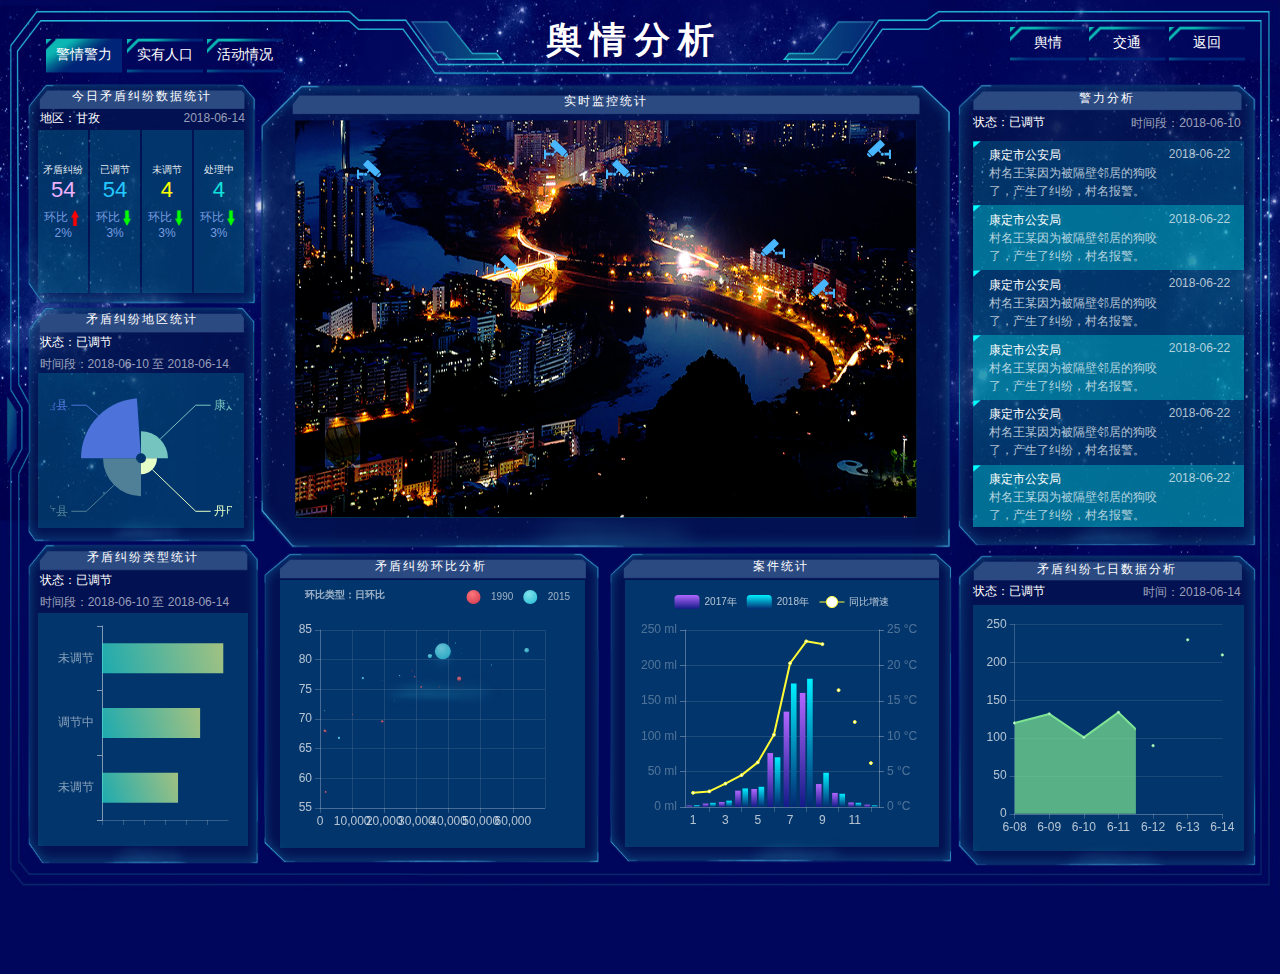
<file: analysis.html>
﻿<!doctype html>
<meta charset="utf-8">
<title>警情警力分析</title>
<link href="css/style.css"  rel="stylesheet" type="text/css" media="all" />
<script src="js/echarts.min.js" charset="utf-8"></script>


<body>
<div class="wpbox">
<div class="bnt">
  <div class="topbnt_left fl">
   <ul><li class="active"><a href="analysis.html">警情警力</a></li>
      <li><a href="people.html">实有人口</a></li>
      <li><a href="activity.html">活动情况</a></li>
 
   </ul>
  </div>
  <h1 class="tith1 fl">舆情分析</h1>
  <div class=" fr topbnt_right">
    <ul>
       <li><a href="#">返回</a></li>
       <li><a href="traffic.html">交通</a></li>
       <li><a href="index.html">舆情</a></li>
    </ul>
   
  </div>
</div>
<!-- bnt end -->
<div class="left1">
    <div class="aleftboxttop"><h2 class="tith2">今日矛盾纠纷数据统计</h2>
    <div class="lefttoday_tit" style=" height:8%"><p class="fl">地区：甘孜</p><p class="fr">2018-06-14</p></div>
    <div class="lefttoday_number">
      <div class="widget-inline-box text-center fl">
        <p>矛盾纠纷</p>
        <h3 class="ceeb1fd">54</h3>
        <h4 class="text-muted pt6">环比<img src="img/iconup.png" height="16" />2%</h4>
      </div>
      <div class="widget-inline-box text-center fl">
         <p>已调节</p>
        <h3 class="c24c9ff">54</h3>
        <h4 class="text-muted pt6">环比<img src="img/icondown.png" height="16" />3%</h4>
      </div>
      <div class="widget-inline-box text-center fl">
         <p>未调节</p>
        <h3 class="cffff00">4</h3>
        <h4 class="text-muted pt6">环比<img src="img/icondown.png" height="16" />3%</h4>
      </div>
      <div class="widget-inline-box text-center fl">
         <p>处理中</p>
        <h3 class="c11e2dd">4</h3>
        <h4 class="text-muted pt6">环比<img src="img/icondown.png" height="16" />3%</h4>
      </div>
    </div>
    <!-- lefttoday_number end -->
    </div>
    <div class="aleftboxtmidd">
      <h2 class="tith2">矛盾纠纷地区统计</h2>
          <div class="lefttoday_tit height ht"><p class="fl">状态：已调节</p><p class="fr">时间段：2018-06-10 至 2018-06-14</p></div>
      <div id="aleftboxtmidd" class="aleftboxtmiddcont"></div>
  </div>
  <div class="aleftboxtbott">
    <h2 class="tith2">矛盾纠纷类型统计</h2>
        <div class="lefttoday_tit height"><p class="fl">状态：已调节</p><p class="fr">时间段：2018-06-10 至 2018-06-14</p></div>
    <div id="aleftboxtbott" class="aleftboxtbott_cont" ></div>
</div>
</div>
<!--  left1 end -->
<div class="mrbox">
      <div class="mrbox_topmidd" style="width: 69%;">
          <div class="amiddboxttop">
              <h2 class="tith2 pt1">实时监控统计</h2>
                <div class="amiddboxttop_map" style="">
                 <span class="camera_l"  style=" top:34%;left:32%"></span>
                 <span class="camera_l" style=" top:10%;left:10%"></span>
                 <span class="camera_l" style=" top:5%;left:40%"></span>
                 <span class="camera_l" style=" top:10%;left:50%"></span>
                 <span style=" top:30%;left:75%"></span>
                 <span style=" top:5%;left:92%"></span>
                 <span style=" top:40%;left:83%"></span>
                </div>
            </div>
            <!--  amiddboxttop end-->
                <div class="amidd_bott">
                  <div class="amiddboxtbott1 fl" >
                    <h2 class="tith2 pt1">矛盾纠纷环比分析</h2>
                    <div id="amiddboxtbott1" class="amiddboxtbott1content" ></div>
                  </div>

                <div class="amiddboxtbott2 fl"><h2 class="tith2 pt1">案件统计</h2>
                    <div id="amiddboxtbott2" class="amiddboxtbott2content"></div>
                </div>
            </div>
            <!-- amidd_bott end -->
          </div>
        <!-- mrbox_top end -->
        <div class="mrbox_top_right">
          <div class="arightboxtop"><h2 class="tith2">警力分析</h2>
            <div class="lefttoday_tit"><p class="fl">状态：已调节</p><p class="fr">时间段：2018-06-10</p></div>
            <div class="left2_table">
               <ul>
                    <li>
                    <p class="fl"><b>康定市公安局</b><br>
                      村名王某因为被隔壁邻居的狗咬了，产生了纠纷，村名报警。<br>
                    </p>
                    <p class="fr pt17">2018-06-22</p>
                    </li>
                    <li class="bg">
                    <p class="fl"><b>康定市公安局</b><br>
                      村名王某因为被隔壁邻居的狗咬了，产生了纠纷，村名报警。<br>
                    </p>
                    <p class="fr pt17">2018-06-22</p>
                    </li>
                    <li>
                    <p class="fl"><b>康定市公安局</b><br>
                      村名王某因为被隔壁邻居的狗咬了，产生了纠纷，村名报警。<br>
                    </p>
                    <p class="fr pt17">2018-06-22</p>
                    </li>
                    <li class="bg">
                    <p class="fl"><b>康定市公安局</b><br>
                      村名王某因为被隔壁邻居的狗咬了，产生了纠纷，村名报警。<br>
                    </p>
                    <p class="fr pt17">2018-06-22</p>
                    </li>
                    <li>
                    <p class="fl"><b>康定市公安局</b><br>
                      村名王某因为被隔壁邻居的狗咬了，产生了纠纷，村名报警。<br>
                    </p>
                    <p class="fr pt17">2018-06-22</p>
                    </li>
                    <li class="bg">
                    <p class="fl"><b>康定市公安局</b><br>
                      村名王某因为被隔壁邻居的狗咬了，产生了纠纷，村名报警。<br>
                    </p>
                    <p class="fr pt17">2018-06-22</p>
                    </li>
                    <li>
                    <p class="fl"><b>康定市公安局</b><br>
                      村名王某因为被隔壁邻居的狗咬了，产生了纠纷，村名报警。<br>
                    </p>
                    <p class="fr pt17">2018-06-22</p>
                    </li>
                    <li class="bg">
                    <p class="fl"><b>康定市公安局</b><br>
                      村名王某因为被隔壁邻居的狗咬了，产生了纠纷，村名报警。<br>
                    </p>
                    <p class="fr pt17">2018-06-22</p>
                    </li>

               </ul>
            </div>

          </div>
            <div class="arightboxbott"><h2 class="tith2 ">矛盾纠纷七日数据分析</h2>
              <div class="lefttoday_tit"><p class="fl">状态：已调节</p><p class="fr">时间：2018-06-14</p></div>
              <div id="arightboxbott" class="arightboxbottcont" style=""></div>
            </div>
        </div>
        <!-- mrbox_top_right end -->
      </div>

    </div>
</div>

                <script type="text/javascript">
                        var myChart = echarts.init(document.getElementById('aleftboxtmidd'));
                        option = {
                          color:['#76c4bf','#e5ffc7','#508097','#4d72d9'],
                            backgroundColor: 'rgba(1,202,217,.2)',
                            grid: {
                											left:10,
                											right:40,
                											top:20,
                											bottom:0,
                                      containLabel: true
                										},
                                      // legend: {
                                      //     x : 'center',
                                      //     y : '70%',
                                      //     textStyle:{
                                      //       fontSize: 10,
                                      //       color:'rgba(255,255,255,.7)'
                                      //     },
                                      //     data:['康定市','丹巴县','甘孜县','理塘县']
                                      // },
                                      calculable : true,
                                      series : [

                                          {
                                              name:'面积模式',
                                              type:'pie',
                                              radius : [5, 60],
                                              center : ['50%', '55%'],
                                              roseType : 'area',
                                              data:[
                                                  {value:10, name:'康定市'},
                                                  {value:5, name:'丹巴县'},
                                                  {value:15, name:'甘孜县'},
                                                  {value:25, name:'理塘县'}
                                              ]
                                          }
                                      ]
                                  };
                        myChart.setOption(option);
                    </script>
                    <script type="text/javascript">
                            var myChart = echarts.init(document.getElementById('aleftboxtbott'));
                            option = {
                              color:['#7ecef4'],
                                backgroundColor: 'rgba(1,202,217,.2)',
                                grid: {
                    											left:20,
                    											right:20,
                    											top:13,
                    											bottom:6,
                                          containLabel: true
                    										},

                                      xAxis: {
                                          type: 'value',
                                          axisLine:{
                                           lineStyle:{
                                             color:'rgba(255,255,255,.2)'
                                           }
                                         },
                                         splitLine:{
                                           lineStyle:{
                                             color:'rgba(255,255,255,0)'
                                           }
                                         },
                                         axisLabel:{
                                             color:"rgba(255,255,255,0)"
                                         },
                                          boundaryGap: [0, 0.01]
                                      },
                                      yAxis: {
                                          type: 'category',
                                          axisLine:{
                                           lineStyle:{
                                             color:'rgba(255,255,255,.5)'
                                           }
                                         },
                                         splitLine:{
                                           lineStyle:{
                                             color:'rgba(255,255,255,.1)'
                                           }
                                         },
                                         axisLabel:{
                                             color:"rgba(255,255,255,.5)"
                                         },
                                          data: ['未调节','调节中','未调节']
                                      },
                                      series: [
                                          {
                                              name: '2011年',
                                              type: 'bar',
                                              barWidth :30,
                                              itemStyle: {
                                                  normal: {
                                                      color: new echarts.graphic.LinearGradient(
                                                          1, 0, 0, 1,
                                                          [
                                                              {offset: 0, color: 'rgba(230,253,139,.7)'},
                                                              {offset: 1, color: 'rgba(41,220,205,.7)'}
                                                          ]
                                                      )
                                                  }
                                              },
                                              data: [18203, 23489, 29034]
                                          }
                                      ]
                                  };
                            myChart.setOption(option);
                        </script>
                        <script type="text/javascript">
                                var myChart = echarts.init(document.getElementById('amiddboxtbott1'));
                                var data = [
                                    [[28604,77,17099,'Australia',1990],[31163,77.4,2440,'Canada',1990],[1516,68,1605773,'China',1990],[13670,74.7,10082,'Cuba',1990],[28599,75,49805,'Finland',1990],[29476,77.1,569499,'France',1990],[31476,75.4,789237,'Germany',1990],[28666,78.1,254830,'Iceland',1990],[1777,57.7,870776,'India',1990],[29550,79.1,129285,'Japan',1990],[2076,67.9,201954,'North Korea',1990],[12087,72,42954,'South Korea',1990],[24021,75.4,33934,'New Zealand',1990],[43296,76.8,4240375,'Norway',1990],[10088,70.8,381958,'Poland',1990],[19349,69.6,1475652,'Russia',1990],[10670,67.3,53905,'Turkey',1990],[26424,75.7,57117,'United Kingdom',1990],[37062,75.4,252810,'United States',1990]],
                                    [[44056,81.8,23973,'Australia',2015],[43294,81.7,35927,'Canada',2015],[13334,76.9,1376043,'China',2015],[21291,78.5,11562,'Cuba',2015],[38923,80.8,55057,'Finland',2015],[37599,81.9,64345,'France',2015],[44053,81.1,80545,'Germany',2015],[42182,82.8,329425,'Iceland',2015],[5903,66.8,1311027,'India',2015],[36162,83.5,126571,'Japan',2015],[1390,71.4,251317,'North Korea',2015],[34644,80.7,503439,'South Korea',2015],[34186,80.6,4528526,'New Zealand',2015],[64304,81.6,5210967,'Norway',2015],[24787,77.3,386194,'Poland',2015],[23038,73.13,143918,'Russia',2015],[19360,76.5,78630,'Turkey',2015],[38225,81.4,64715810,'United Kingdom',2015],[53354,79.1,321771,'United States',2015]]
                                ];

                                option = {
                                    backgroundColor: 'rgba(1,202,217,.2)',
                                    grid: {
                                      left:40,
                                      right:40,
                                      top:50,
                                      bottom:40
                        										},
                                    title: {
                                      top: 5,
                                      left:20,
                                        textStyle:{
                                          fontSize:10,
                                          color:'rgba(255,255,255,.6)'
                                        },
                                        text: '环比类型：日环比'
                                    },
                                    legend: {
                                        right: 10,
                                        top: 5,
                                        textStyle:{
                                          fontSize:10,
                                          color:'rgba(255,255,255,.6)'
                                        },
                                        data: ['1990', '2015']
                                    },
                                    xAxis: {
                                      axisLine:{
                                        lineStyle:{
                                          color:'rgba(255,255,255,.2)'
                                        }
                                      },
                                      splitLine:{
                                        lineStyle:{
                                          color:'rgba(255,255,255,.1)'
                                        }
                                      },
                                      axisLabel:{
                                          color:"rgba(255,255,255,.7)"
                                      }
                                    },
                                    yAxis: {
                                      axisLine:{
                                        lineStyle:{
                                          color:'rgba(255,255,255,.2)'
                                        }
                                      },
                                      splitLine:{
                                        lineStyle:{
                                          color:'rgba(255,255,255,.1)'
                                        }
                                      },
                                      axisLabel:{
                                          color:"rgba(255,255,255,.7)"
                                      },
                                        scale: true
                                    },
                                    series: [{
                                        name: '1990',
                                        data: data[0],
                                        type: 'scatter',
                                        symbolSize: function (data) {
                                            return Math.sqrt(data[2]) / 5e2;
                                        },
                                        label: {
                                            emphasis: {
                                                show: true,
                                                formatter: function (param) {
                                                    return param.data[3];
                                                },
                                                position: 'top'
                                            }
                                        },
                                        itemStyle: {
                                            normal: {
                                                shadowBlur: 10,
                                                shadowColor: 'rgba(120, 36, 50, 0.5)',
                                                shadowOffsetY: 5,
                                                color: new echarts.graphic.RadialGradient(0.4, 0.3, 1, [{
                                                    offset: 0,
                                                    color: 'rgb(251, 118, 123)'
                                                }, {
                                                    offset: 1,
                                                    color: 'rgb(204, 46, 72)'
                                                }])
                                            }
                                        }
                                    }, {
                                        name: '2015',
                                        data: data[1],
                                        type: 'scatter',
                                        symbolSize: function (data) {
                                            return Math.sqrt(data[2]) / 5e2;
                                        },
                                        label: {
                                            emphasis: {
                                                show: true,
                                                formatter: function (param) {
                                                    return param.data[3];
                                                },
                                                position: 'top'
                                            }
                                        },
                                        itemStyle: {
                                            normal: {
                                                shadowBlur: 10,
                                                shadowColor: 'rgba(25, 100, 150, 0.5)',
                                                shadowOffsetY: 5,
                                                color: new echarts.graphic.RadialGradient(0.4, 0.3, 1, [{
                                                    offset: 0,
                                                    color: 'rgb(129, 227, 238)'
                                                }, {
                                                    offset: 1,
                                                    color: 'rgb(25, 183, 207)'
                                                }])
                                            }
                                        }
                                    }]
                                };
                                myChart.setOption(option);
                            </script>

                        <script type="text/javascript">
                                var myChart = echarts.init(document.getElementById('amiddboxtbott2'));
                                option = {
                                    backgroundColor: 'rgba(1,202,217,.2)',
                                    grid: {
                        											left:60,
                        											right:60,
                        											top:50,
                        											bottom:40
                        										},

                              toolbox: {
                                  feature: {
                                      dataView: {show: true, readOnly: false},
                                      magicType: {show: true, type: ['line', 'bar']},
                                      restore: {show: true},
                                      saveAsImage: {show: true}
                                  }
                              },
                              legend: {
                                top:10,
                                textStyle:{
                                  fontSize: 10,
                                  color:'rgba(255,255,255,.7)'
                                },
                                  data:['2017年','2018年','同比增速']
                              },
                              xAxis: [
                                  {
                                      type: 'category',
                                      axisLine:{
                												lineStyle:{
                													color:'rgba(255,255,255,.2)'
                												}
                											},
                											splitLine:{
                												lineStyle:{
                													color:'rgba(255,255,255,.1)'
                												}
                											},
                											axisLabel:{
                													color:"rgba(255,255,255,.7)"
                											},

                                      data: ['1','2','3','4','5','6','7','8','9','10','11','12'],
                                      axisPointer: {
                                          type: 'shadow'
                                      }
                                  }
                              ],
                              yAxis: [
                                  {
                                      type: 'value',
                                      name: '',
                                      min: 0,
                                      max: 250,
                                      interval: 50,
                                      axisLine:{
                												lineStyle:{
                													color:'rgba(255,255,255,.3)'
                												}
                											},
                											splitLine:{
                												lineStyle:{
                													color:'rgba(255,255,255,.01)'
                												}
                											},

                                      axisLabel: {
                                          formatter: '{value} ml'
                                      }
                                  },
                                  {
                                      type: 'value',
                                      name: '',
                                      max: 25,
                                      interval: 5,
                                      axisLine:{
                												lineStyle:{
                													color:'rgba(255,255,255,.3)'
                												}
                											},
                											splitLine:{
                												lineStyle:{
                													color:'rgba(255,255,255,.1)'
                												}
                											},
                                      axisLabel: {
                                          formatter: '{value} °C'
                                      }
                                  }
                              ],
                              series: [

                                  {
                                      name:'2017年',
                                      type:'bar',
                                      itemStyle: {
                                                      normal: {
                                                          color: new echarts.graphic.LinearGradient(
                                                              0, 0, 0, 1,
                                                              [
                                                                  {offset: 0, color: '#b266ff'},
                                                                  {offset: 1, color: '#121b87'}
                                                              ]
                                                          )
                                                      }
                                                  },
                                      data:[2.0, 4.9, 7.0, 23.2, 25.6, 76.7, 135.6, 162.2, 32.6, 20.0, 6.4, 3.3]
                                  },
                                  {
                                      name:'2018年',
                                      type:'bar',
                                      itemStyle: {
                                                      normal: {
                                                          color: new echarts.graphic.LinearGradient(
                                                              0, 0, 0, 1,
                                                              [
                                                                  {offset: 0, color: '#00f0ff'},
                                                                  {offset: 1, color: '#032a72'}
                                                              ]
                                                          )
                                                      }
                                                  },
                                      data:[2.6, 5.9, 9.0, 26.4, 28.7, 70.7, 175.6, 182.2, 48.7, 18.8, 6.0, 2.3]
                                  },
                                  {
                                      name:'同比增速',
                                      type:'line',
                                      itemStyle: {
                                                      normal: {
                                                          color: new echarts.graphic.LinearGradient(
                                                              0, 0, 0, 1,
                                                              [
                                                                  {offset: 0, color: '#fffb34'},
                                                                  {offset: 1, color: '#fffb34'}
                                                              ]
                                                          )
                                                      }
                                                  },
                                      yAxisIndex: 1,
                                      data:[2.0, 2.2, 3.3, 4.5, 6.3, 10.2, 20.3, 23.4, 23.0, 16.5, 12.0, 6.2]
                                  }
                              ]
                          };
                                myChart.setOption(option);
                            </script>
                            <script type="text/javascript">
                                    var myChart = echarts.init(document.getElementById('arightboxbott'));
                                    option = {
                                      color:['#7de494','#7fd7b1', '#5578cf', '#5ebbeb', '#d16ad8','#f8e19a',  '#00b7ee', '#81dabe','#5fc5ce'],
                                        backgroundColor: 'rgba(1,202,217,.2)',

                                        grid: {
                                            left: '5%',
                                            right: '8%',
                                            bottom: '7%',
                                            top:'8%',
                                            containLabel: true
                                        },
                                        toolbox: {
                                            feature: {
                                                saveAsImage: {}
                                            }
                                        },
                                        xAxis: {
                                            type: 'category',
                                            boundaryGap: false,
                                            axisLine:{
                                              lineStyle:{
                                                color:'rgba(255,255,255,.2)'
                                              }
                                            },
                                            splitLine:{
                                              lineStyle:{
                                                color:'rgba(255,255,255,.1)'
                                              }
                                            },
                                            axisLabel:{
                                                color:"rgba(255,255,255,.7)"
                                            },
                                            data: ['6-08','6-09','6-10','6-11','6-12','6-13','6-14']
                                        },
                                        yAxis: {
                                            type: 'value',
                                            axisLine:{
                                              lineStyle:{
                                                color:'rgba(255,255,255,.2)'
                                              }
                                            },
                                            splitLine:{
                                              lineStyle:{
                                                color:'rgba(255,255,255,.1)'
                                              }
                                            },
                                            axisLabel:{
                                                color:"rgba(255,255,255,.7)"
                                            },
                                        },
                                        series: [
                                            {
                                                name:'2014年',
                                                type:'line',
                                                stack: '总量',
                                                  areaStyle: {normal: {}},
                                                data:[120, 132, 101, 134, 90, 230, 210]
                                            }

                                        ]
                                        };
                                    myChart.setOption(option);
                                </script>

    <!--这行代码可以删除-->
    <a style="display:none" href="http://www.bootstrapmb.com">bootstrap模板库</a>



</body>
</html>
</file>
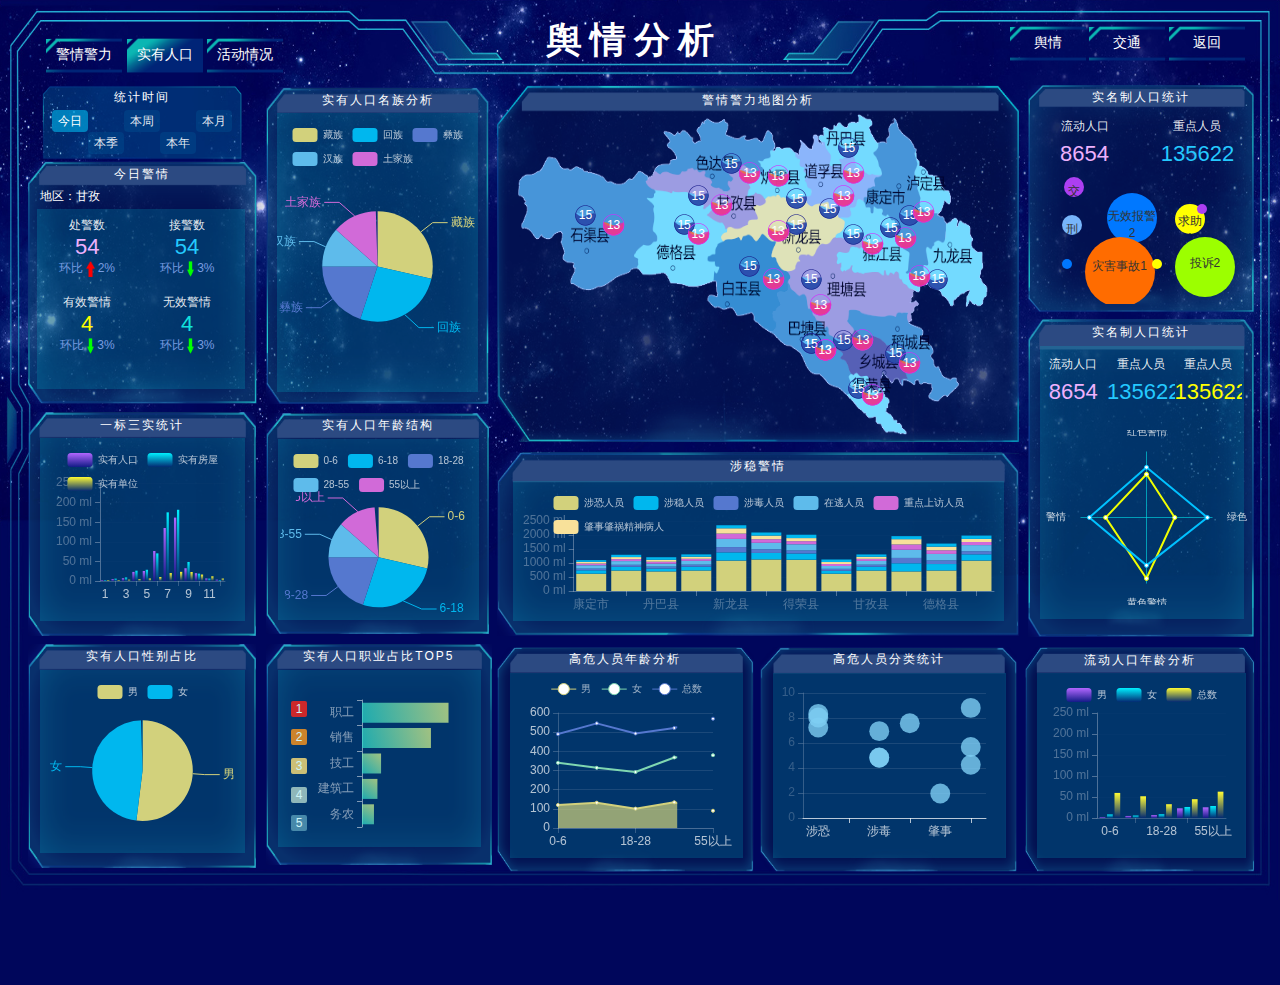
<file: people.html>
﻿<!doctype html>
<meta charset="utf-8">
<title>人口分析</title>
<link href="css/style.css"  rel="stylesheet" type="text/css" media="all" />
<script src="js/echarts.min.js" charset="utf-8"></script>


<body>
<div class="bnt">
  <div class="topbnt_left fl">
   <ul><li><a href="analysis.html">警情警力</a></li>
      <li class="active"><a href="people.html">实有人口</a></li>
      <li><a href="activity.html">活动情况</a></li>
 
   </ul>
  </div>
  <h1 class="tith1 fl">舆情分析</h1>
  <div class=" fr topbnt_right">
    <ul>
       <li><a href="#">返回</a></li>
       <li><a href="traffic.html">交通</a></li>
       <li><a href="index.html">舆情</a></li>
    </ul>
   
  </div>
</div>
<!-- bnt end -->
<div class="left1 pleft1">
    <div class="lefttime"><h2 class="tith2">统计时间</h2>
     <div class="lefttime_text">
        <ul>
          <li class="bg active">今日</li>
          <li></li>
          <li class="bg">本周</li>
          <li></li>
          <li class="bg">本月</li>
          <li></li>
          <li class="bg">本季</li>
          <li></li>
          <li class="bg">本年</li>
        </ul>
     </div>
    </div>
    <div class="plefttoday"><h2 class="tith2">今日警情</h2>
    <div class="lefttoday_tit" style=" height:8%"><p class="fl">地区：甘孜</p></div>
    <div class="lefttoday_number">
      <div class="widget-inline-box text-center fl">
        <p>处警数</p>
        <h3 class="ceeb1fd">54</h3>
        <h4 class="text-muted">环比<img src="img/iconup.png" height="16" />2%</h4>
      </div>
      <div class="widget-inline-box text-center fl">
         <p>接警数</p>
        <h3 class="c24c9ff">54</h3>
        <h4 class="text-muted">环比<img src="img/icondown.png" height="16" />3%</h4>
      </div>
      <div class="widget-inline-box text-center fl">
         <p>有效警情</p>
        <h3 class="cffff00">4</h3>
        <h4 class="text-muted">环比<img src="img/icondown.png" height="16" />3%</h4>
      </div>
      <div class="widget-inline-box text-center fl">
         <p>无效警情</p>
        <h3 class="c11e2dd">4</h3>
        <h4 class="text-muted">环比<img src="img/icondown.png" height="16" />3%</h4>
      </div>
    </div>
    <!-- lefttoday_number end -->
    <!--  lefttoday_bar end-->
    </div>
    <div class="lpeftmidbot">
      <h2 class="tith2">一标三实统计</h2>
      <div id="lpeftmidbot" class="lpeftmidbotcont"></div>
  </div>
    <div class="lpeftbot">
      <h2 class="tith2">实有人口性别占比</h2>
      <div id="lpeftbot" class="lpeftbotcont" ></div>
  </div>
</div>
<!--  left1 end -->
<div class="left2">
  <div class="pleftbox2top">
    <h2 class="tith2">实有人口名族分析</h2>
    <div id="pleftbox2top" class="pleftbox2topcont"></div>
  </div>
  <div class="pleftbox2midd"><h2 class="tith2">实有人口年龄结构</h2>
  <div id="pleftbox2midd" class="pleftbox2middcont"></div>
  </div>
  <div class="lpeft2bot">
    <h2 class="tith2">实有人口职业占比TOP5</h2>

    <div class="pvr fl liwp lpeftb2otcont1" style="height:80%;" >
      <ul>
        <li class="hot1">1</li>
        <li class="hot2">2</li>
        <li class="hot3">3</li>
        <li class="hot4">4</li>
        <li class="hot5">5</li>
      </ul>
      <div id="pleftbox2bott_cont"class="lpeftb2otcont"  style="height:100%;"></div>
    </div>


    </div>
</div>
</div>
<div class="mrbox prbox">
      <div class="mrbox_top">
          <div class="mrbox_top_midd">
              <div class="mrboxtm-mbox"><h2 class="tith2 pt1">警情警力地图分析</h2>
                <div class="mrboxtm-map" style=" ">
                   <ul>
                     <li class="bluer" style="top:28%;left:12%">15</li>
                     <li class="redr" style="top:31%;left:18%">13</li>
                      <!--  石渠县-->
                     <li class="bluer" style="top:31%;left:33%">15</li>
                      <li class="redr" style="top:34%;left:36%">13</li>
                       <!--  -->
                      <li class="bluer" style="top:12%;left:43%">15</li>
                      <li class="redr" style="top:15%;left:47%">13</li>
                       <!--  -->
                      <li class="bluer" style="top:22%;left:36%">15</li>
                     <li class="redr" style="top:25%;left:41%">13</li>
                      <!--  -->
                     <li class="bluer" style="top:23%;left:57%">15</li>
                    <li class="redr" style="top:16%;left:53%">13</li>
                     <!--  -->
                    <li class="bluer" style="top:26%;left:64%">15</li>
                   <li class="redr" style="top:22%;left:67%">13</li>
                   <!--  -->
                   <li class="bluer" style="top:7%;left:68%">15</li>
                  <li class="redr" style="top:15%;left:69%">13</li>
                  <!--  丹巴-->
                  <li class="bluer" style="top:32%;left:77%">15</li>
                 <li class="redr" style="top:35%;left:80%">13</li>
                 <!--  康定-->
                 <li class="bluer" style="top:28%;left:81%">15</li>
                <li class="redr" style="top:27%;left:84%">13</li>
                <!--  泸定-->
                <li class="bluer" style="top:34%;left:69%">15</li>
               <li class="redr" style="top:37%;left:73%">13</li>
               <!--  雅江-->
               <li class="bluer" style="top:48%;left:87%">15</li>
              <li class="redr" style="top:47%;left:83%">13</li>
              <!--  九龙-->
              <li class="bluer" style="top:48%;left:60%">15</li>
             <li class="redr" style="top:56%;left:62%">13</li>
             <!--  理塘-->
             <li class="bluer" style="top:68%;left:60%">15</li>
            <li class="redr" style="top:70%;left:63%">13</li>
            <!--  巴塘-->
            <li class="bluer" style="top:67%;left:67%">15</li>
           <li class="redr" style="top:67%;left:71%">13</li>
           <!--  乡城-->
           <li class="bluer" style="top:82%;left:70%">15</li>
          <li class="redr" style="top:84%;left:73%">13</li>
          <!--  得荣-->
          <li class="bluer" style="top:68%;left:60%">15</li>
         <li class="redr" style="top:70%;left:63%">13</li>
         <!--  巴塘-->
         <li class="bluer" style="top:71%;left:78%">15</li>
        <li class="redr" style="top:74%;left:81%">13</li>
        <!--  稻城-->

                    <li class="bluer" style="top:31%;left:57%">15</li>
                    <li class="redr" style="top:33%;left:53%">13</li>
                    <li class="bluer" style="top:44%;left:47%">15</li>
                    <li class="redr" style="top:48%;left:52%">13</li>
                   </ul>
                 </div>
              </div>
<!--  map end-->
                <div class="pmrboxbottom"><h2 class="tith2 pt1">涉稳警情</h2>
                    <div id="pmrboxbottom" class="pmrboxbottomcont" ></div>
                </div>
          </div>
        <!-- mrbox_top_midd end -->
        <div class="mrbox_top_right">
          <div class="pmrtop1">
            <h2 class="tith2">实名制人口统计</h2>
            <div class="pmrtop_cont1">
              <div class="pmrtop_contheight">
              <div class="widget-inline-box text-center fl">
                <p>流动人口</p>
								<h3 class="pt6 ceeb1fd">8654</h3>
							</div>
              <div class="widget-inline-box text-center fl" >
                 <p>重点人员</p>
								<h3 class="pt6 c24c9ff">135622</h3>
							</div>
              </div>
              <div class="lefttoday_bar" >
                <ul>
                  <li class="c1 big1" style="top: 10%;left: 16%;"><span>交通警情6</span></li>
                  <li class="c2 big2" style="top: 35%;left: 65%;"><span>求助1</span></li>
                  <li class="c3 big4" style="top: 25%;left: 35%;"><span>无效报警2</span></li>
                  <li class="c4 big5" style="top: 65%;left: 65%;"><span>投诉2</span></li>
                  <li class="c5 big6" style="top: 65%;left: 25%;"><span>灾害事故1</span></li>
                  <li class="c6 big1" style="top: 45%;left: 15%;"><span>刑事案件1</span></li>
                  <li class="c1 big0" style="top: 35%;left: 75%;"></li>
                  <li class="c2 big0" style="top: 85%;left: 55%;"></li>
                  <li class="c3 big0" style="top: 85%;left: 15%;"></li>
                </ul>
              </div>
            </div>
            </div>
            <!-- pmrtop  -->

            <div class="pmrtop" style=" margin-top: 3.3%">
              <h2 class="tith2">实名制人口统计</h2>
              <div class="pmrtop_cont pmrtop_wid" >
                <div class="pmrtop_contheight">
                <div class="widget-inline-box text-center fl">
                  <p>流动人口</p>
  								<h3 class="pt6 ceeb1fd">8654</h3>
  							</div>
                <div class="widget-inline-box text-center fl" >
                   <p>重点人员</p>
  								<h3 class="pt6 c24c9ff">135622</h3>
  							</div>
                <div class="widget-inline-box text-center fl" >
                   <p>重点人员</p>
                  <h3 class="pt6 cffff00">135622</h3>
                </div>
                </div>
                <div id="pmrmidd" class="pmrmiddcont" ></div>
              </div>
              </div>
              <!-- pmrtop  -->

        </div>
      </div>


      <div class="mrbox_bottom">
          <div class="rbottom_box1"><h2 class="tith2">高危人员年龄分析</h2>
          <div id="prbottom_box1" class="prbottom_box1cont"></div></div>
          <div class="rbottom_box2"><h2 class="tith2">高危人员分类统计</h2>
          <div id="prbottom_box2" class="prbottom_box1cont" ></div></div>
          <div class="rbottom_box3"><h2 class="tith2 pt2">流动人口年龄分析</h2>
          <div id="prbottom_box3" class="prbottom_box1cont"></div></div>

      </div>
</div>
<script type="text/javascript">
        var myChart = echarts.init(document.getElementById('lpeftmidbot'));
        option = {
            backgroundColor: 'rgba(1,202,217,.2)',
            grid: {
                      left:60,
                      right:20,
                      top:45,
                      bottom:40
                    },

      toolbox: {
          feature: {
              dataView: {show: true, readOnly: false},
              magicType: {show: true, type: ['line', 'bar']},
              restore: {show: true},
              saveAsImage: {show: true}
          }
      },
      legend: {
        top:10,
        textStyle:{
          fontSize: 10,
          color:'rgba(255,255,255,.7)'
        },
          data:['实有人口','实有房屋','实有单位']
      },
      xAxis: [
          {
              type: 'category',
              axisLine:{
                lineStyle:{
                  color:'rgba(255,255,255,.2)'
                }
              },
              splitLine:{
                lineStyle:{
                  color:'rgba(255,255,255,.1)'
                }
              },
              axisLabel:{
                  color:"rgba(255,255,255,.7)"
              },

              data: ['1','2','3','4','5','6','7','8','9','10','11','12'],
              axisPointer: {
                  type: 'shadow'
              }
          }
      ],
      yAxis: [
          {
              type: 'value',
              name: '',
              min: 0,
              max: 250,
              interval: 50,
              axisLine:{
                lineStyle:{
                  color:'rgba(255,255,255,.3)'
                }
              },
              splitLine:{
                lineStyle:{
                  color:'rgba(255,255,255,.01)'
                }
              },

              axisLabel: {
                  formatter: '{value} ml'
              }
          },
          {
              type: 'value',
              name: '',
              max: 25,
              interval: 5,
              axisLine:{
                lineStyle:{
                  color:'rgba(255,255,255,0)'
                }
              },
              splitLine:{
                lineStyle:{
                  color:'rgba(255,255,255,0)'
                }
              },
              axisLabel: {
                  formatter: '{value} °C'
              }
          }
      ],
      series: [

          {
              name:'实有人口',
              type:'bar',
              itemStyle: {
                              normal: {
                                  color: new echarts.graphic.LinearGradient(
                                      0, 0, 0, 1,
                                      [
                                          {offset: 0, color: '#b266ff'},
                                          {offset: 1, color: '#121b87'}
                                      ]
                                  )
                              }
                          },
              data:[2.0, 4.9, 7.0, 23.2, 25.6, 76.7, 135.6, 162.2, 32.6, 20.0, 6.4, 3.3]
          },
          {
              name:'实有房屋',
              type:'bar',

              itemStyle: {
                              normal: {
                                  color: new echarts.graphic.LinearGradient(
                                      0, 0, 0, 1,
                                      [
                                          {offset: 0, color: '#00f0ff'},
                                          {offset: 1, color: '#032a72'}
                                      ]
                                  )
                              }
                          },
              data:[2.6, 5.9, 9.0, 26.4, 28.7, 70.7, 175.6, 182.2, 48.7, 18.8, 6.0, 2.3]
          },
          {
              name:'实有单位',
              type:'bar',
              itemStyle: {
                              normal: {
                                  color: new echarts.graphic.LinearGradient(
                                      0, 0, 0, 1,
                                      [
                                          {offset: 0, color: '#fffb34'},
                                          {offset: 1, color: '#032a72'}
                                      ]
                                  )
                              }
                          },
              data:[2.0, 2.2, 3.3, 4.5, 6.3, 10.2, 20.3, 23.4, 23.0, 16.5, 12.0, 6.2]
          }
      ]
  };
        myChart.setOption(option);
    </script>

    <script type="text/javascript">
            var myChart = echarts.init(document.getElementById('lpeftbot'));
            option = {
              color:['#d2d17c','#00b7ee', '#5578cf', '#5ebbeb', '#d16ad8','#f8e19a',  '#00b7ee', '#81dabe','#5fc5ce'],
                backgroundColor: 'rgba(1,202,217,.2)',
                grid: {
    											left:20,
    											right:20,
    											top:0,
    											bottom:20
    										},
                        legend: {
                          top:10,
                          textStyle:{
                            fontSize: 10,
                            color:'rgba(255,255,255,.7)'
                          },
                            data:['男','女']
                        },
                        series : [
                 {
                     name: '访问来源',
                     type: 'pie',
                     radius : '55%',
                     center: ['50%', '55%'],
                     data:[
                         {value:335, name:'男'},
                         {value:310, name:'女'}

                     ],
                     itemStyle: {
                         emphasis: {
                             shadowBlur: 10,
                             shadowOffsetX: 0,
                             shadowColor: 'rgba(0, 0, 0, 0.5)'
                         }
                     }
                 }
             ]
            };
            myChart.setOption(option);
        </script>
        <script type="text/javascript">
                var myChart = echarts.init(document.getElementById('pleftbox2top'));
                option = {
                  color:['#d2d17c','#00b7ee', '#5578cf', '#5ebbeb', '#d16ad8','#f8e19a',  '#00b7ee', '#81dabe','#5fc5ce'],
                    backgroundColor: 'rgba(1,202,217,.2)',
                    grid: {
                              left:20,
                              right:20,
                              top:0,
                              bottom:20
                            },
                            legend: {
                              top:10,
                              textStyle:{
                                fontSize: 10,
                                color:'rgba(255,255,255,.7)'
                              },
                                data:['藏族','回族','彝族','汉族','土家族']
                            },
                            series : [
                     {
                         name: '访问来源',
                         type: 'pie',
                         radius : '55%',
                         center: ['50%', '55%'],
                         data:[
                           {value:335, name:'藏族'},
                           {value:310, name:'回族'},
                           {value:234, name:'彝族'},
                           {value:135, name:'汉族'},
                           {value:158, name:'土家族'}

                         ],
                         itemStyle: {
                             emphasis: {
                                 shadowBlur: 10,
                                 shadowOffsetX: 0,
                                 shadowColor: 'rgba(0, 0, 0, 0.5)'
                             }
                         }
                     }
                 ]
                };
                myChart.setOption(option);
            </script>
            <script type="text/javascript">
                    var myChart = echarts.init(document.getElementById('pleftbox2midd'));
                    option = {
                      color:['#d2d17c','#00b7ee', '#5578cf', '#5ebbeb', '#d16ad8','#f8e19a',  '#00b7ee', '#81dabe','#5fc5ce'],
                        backgroundColor: 'rgba(1,202,217,.2)',
                        grid: {
                                  left:20,
                                  right:20,
                                  top:0,
                                  bottom:20
                                },
                                legend: {
                                  top:10,
                                  textStyle:{
                                    fontSize: 10,
                                    color:'rgba(255,255,255,.7)'
                                  },
                                    data:['0-6','6-18','18-28','28-55','55以上']
                                },
                                series : [
                         {
                             name: '访问来源',
                             type: 'pie',
                             radius : '55%',
                             center: ['50%', '65%'],
                             data:[
                               {value:335, name:'0-6'},
                               {value:310, name:'6-18'},
                               {value:234, name:'18-28'},
                               {value:135, name:'28-55'},
                               {value:158, name:'55以上'}

                             ],
                             itemStyle: {
                                 emphasis: {
                                     shadowBlur: 10,
                                     shadowOffsetX: 0,
                                     shadowColor: 'rgba(0, 0, 0, 0.5)'
                                 }
                             }
                         }
                     ]
                    };
                    myChart.setOption(option);
                </script>
                <script type="text/javascript">
                        var myChart = echarts.init(document.getElementById('pmrboxbottom'));
                        option = {
                          color:['#d2d17c','#00b7ee', '#5578cf', '#5ebbeb', '#d16ad8','#f8e19a',  '#00b7ee', '#81dabe','#5fc5ce'],
                            backgroundColor: 'rgba(1,202,217,.2)',
                            legend: {
                              top:10,
                              textStyle:{
                                fontSize: 10,
                                color:'rgba(255,255,255,.7)'
                              },
                                  data:['涉恐人员','涉稳人员','涉毒人员','在逃人员','重点上访人员','肇事肇祸精神病人','刑事犯罪前科人员']
                              },
                              grid: {
                                  left: 10,
                                  right: 10,
                                  top: 40,
                                  bottom: 10,
                                  containLabel: true
                              },

                              xAxis : [
                                     {
                                         type : 'category',
                                         axisLine:{
                                           lineStyle:{
                                             color:'rgba(255,255,255,.3)'
                                           }
                                         },
                                         splitLine:{
                                           lineStyle:{
                                             color:'rgba(255,255,255,.01)'
                                           }
                                         },
                                         data : ['康定市','泸定县','丹巴县','九龙县','新龙县','巴塘县','得荣县','理塘县','甘孜县','道孚县','德格县','色达县']
                                     }
                                 ],
                              yAxis : [
                                  {
                                    axisLine:{
                                      lineStyle:{
                                        color:'rgba(255,255,255,.3)'
                                      }
                                    },
                                    splitLine:{
                                      lineStyle:{
                                        color:'rgba(255,255,255,.01)'
                                      }
                                    },

                                    axisLabel: {
                                        formatter: '{value} ml'
                                    },
                                      type : 'value'
                                  }

                              ],
                              series : [

                                  {
                                      name:'涉恐人员',
                                      type:'bar',
                                      barWidth :30,
                                      stack: '搜索引擎',
                                      data:[620, 732, 701, 734, 1090, 1130, 1120,620, 732, 701, 734, 1090,]
                                  },
                                  {
                                      name:'涉稳人员',
                                      type:'bar',
                                      stack: '搜索引擎',
                                      data:[120, 132, 101, 134, 290, 230, 220, 101, 134, 290, 230, 220]
                                  },
                                  {
                                      name:'涉毒人员',
                                      type:'bar',
                                      stack: '搜索引擎',
                                      data:[60, 72, 71, 74, 190, 130, 110, 71, 74, 190, 130, 110]
                                  },
                                  ,
                                  {
                                      name:'在逃人员',
                                      type:'bar',
                                      stack: '搜索引擎',
                                      data:[120, 132, 101, 134, 290, 230, 220, 101, 134, 290, 230, 220]
                                  },
                                  {
                                      name:'重点上访人员',
                                      type:'bar',
                                      stack: '搜索引擎',
                                      data:[60, 72, 71, 74, 190, 130, 110, 71, 74, 190, 130, 110]
                                  },
                                  {
                                      name:'肇事肇祸精神病人',
                                      type:'bar',
                                      stack: '搜索引擎',
                                      data:[60, 72, 71, 74, 190, 130, 110, 71, 74, 190, 130, 110]
                                  },
                                  {
                                      name:'重大刑事犯罪前科人员',
                                      type:'bar',
                                      stack: '搜索引擎',
                                      data:[62, 82, 91, 84, 109, 110, 120, 91, 84, 109, 110, 120]
                                  }
                              ]
                              };
                        myChart.setOption(option);
                    </script>
                    <script type="text/javascript">
                            var myChart = echarts.init(document.getElementById('pleftbox2bott_cont'));
                            option = {
                              color:['#7ecef4'],
                                backgroundColor: 'rgba(1,202,217,.2)',
                                grid: {
                    											left:40,
                    											right:20,
                    											top:30,
                    											bottom:0,
                                          containLabel: true
                    										},

                                      xAxis: {
                                          type: 'value',
                                          axisLine:{
                                           lineStyle:{
                                             color:'rgba(255,255,255,0)'
                                           }
                                         },
                                         splitLine:{
                                           lineStyle:{
                                             color:'rgba(255,255,255,0)'
                                           }
                                         },
                                         axisLabel:{
                                             color:"rgba(255,255,255,0)"
                                         },
                                          boundaryGap: [0, 0.01]
                                      },
                                      yAxis: {
                                          type: 'category',
                                          axisLine:{
                                           lineStyle:{
                                             color:'rgba(255,255,255,.5)'
                                           }
                                         },
                                         splitLine:{
                                           lineStyle:{
                                             color:'rgba(255,255,255,.1)'
                                           }
                                         },
                                         axisLabel:{
                                             color:"rgba(255,255,255,.5)"
                                         },
                                          data: ['务农','建筑工','技工','销售','职工']
                                      },
                                      series: [
                                          {
                                              name: '2011年',
                                              type: 'bar',
                                              barWidth :20,
                                              itemStyle: {
                                                  normal: {
                                                      color: new echarts.graphic.LinearGradient(
                                                          1, 0, 0, 1,
                                                          [
                                                              {offset: 0, color: 'rgba(230,253,139,.7)'},
                                                              {offset: 1, color: 'rgba(41,220,205,.7)'}
                                                          ]
                                                      )
                                                  }
                                              },
                                              data: [18203, 23489, 29034, 104970, 131744]
                                          }
                                      ]
                                  };
                            myChart.setOption(option);
                        </script>
                        <script type="text/javascript">
                                var myChart = echarts.init(document.getElementById('prbottom_box1'));
                                option = {
                                  color:['#d2d17c','#7fd7b1', '#5578cf', '#5ebbeb', '#d16ad8','#f8e19a',  '#00b7ee', '#81dabe','#5fc5ce'],
                                    backgroundColor: 'rgba(1,202,217,.2)',
                                    grid: {
                                              left:20,
                                              right:30,
                                              top:0,
                                              bottom:20
                                            },
                                            legend: {
                                              top: 5,

                                                textStyle:{
                                                  fontSize:10,
                                                  color:'rgba(255,255,255,.6)'
                                                },
                                        data:['男','女','总数']
                                    },
                                    grid: {
                                      left:20,
                                      right:30,
                                      top:40,
                                      bottom:10,
                                        containLabel: true
                                    },
                                    toolbox: {
                                        feature: {
                                            saveAsImage: {}
                                        }
                                    },
                                    xAxis: {
                                        type: 'category',
                                        boundaryGap: false,
                                        axisLine:{
                                          lineStyle:{
                                            color:'rgba(255,255,255,.2)'
                                          }
                                        },
                                        splitLine:{
                                          lineStyle:{
                                            color:'rgba(255,255,255,.1)'
                                          }
                                        },
                                        axisLabel:{
                                            color:"rgba(255,255,255,.7)"
                                        },
                                        data: ['0-6','6-18','18-28','28-55','55以上']
                                    },
                                    yAxis: {
                                        type: 'value',
                                        axisLine:{
                                          lineStyle:{
                                            color:'rgba(255,255,255,.2)'
                                          }
                                        },
                                        splitLine:{
                                          lineStyle:{
                                            color:'rgba(255,255,255,.1)'
                                          }
                                        },
                                        axisLabel:{
                                            color:"rgba(255,255,255,.7)"
                                        },
                                    },
                                    series: [
                                        {
                                            name:'男',
                                            type:'line',
                                            stack: '总量',
                                              areaStyle: {normal: {}},
                                            data:[120, 132, 101, 134, 90]
                                        },
                                        {
                                            name:'女',
                                            type:'line',
                                            stack: '总量',
                                            data:[220, 182, 191, 234, 290]
                                        },
                                        {
                                            name:'总数',
                                            type:'line',
                                            stack: '总量',
                                            data:[150, 232, 201, 154, 190]
                                        }
                                    ]
                                    };
                                myChart.setOption(option);
                            </script>
                    <script type="text/javascript">
                            var myChart = echarts.init(document.getElementById('prbottom_box2'));
                            option = {
                                backgroundColor: 'rgba(1,202,217,.2)',
                                  color:['#7ecef4','#7fd7b1'],
                                grid: {
                                          left:30,
                                          right:20,
                                          top:20,
                                          bottom:40
                                        },
                                        xAxis: {
                                          axisLine:{
                    												lineStyle:{
                    													color:'rgba(255,255,255,.7)'
                    												}
                    											},
                    											splitLine:{
                    												lineStyle:{
                    													color:'rgba(255,255,255,.1)'
                    												}
                    											},
                                          data: ['涉恐','涉稳','涉毒','重点','肇事','重大']
                                        },
                                        yAxis: {
                                          axisLine:{
                    												lineStyle:{
                    													color:'rgba(255,255,255,.2)'
                    												}
                    											},
                    											splitLine:{
                    												lineStyle:{
                    													color:'rgba(255,255,255,.1)'
                    												}
                    											}
                                        },
                                        series: [{
                                            symbolSize: 20,
                                            data: [
                                              [0.0, 8.04],
                                               [2.0, 6.95],
                                               [3.0, 7.58],
                                               [5.0, 8.81],
                                               [0.4, 8.33],
                                               [4.0, 1.96],
                                               [0.3, 7.24],
                                               [4.6, 4.26],
                                               [2.0, 4.84],
                                               [2.0, 4.82],
                                               [5.0, 5.68]
                                            ],
                                            type: 'scatter'
                                        }]
                                    };
                    myChart.setOption(option);
                  </script>

                        <script type="text/javascript">
                                var myChart = echarts.init(document.getElementById('prbottom_box3'));
                                option = {
                                    backgroundColor: 'rgba(1,202,217,.2)',
                                    grid: {
                        											left:60,
                        											right:20,
                        											top:40,
                        											bottom:40
                        										},

                              toolbox: {
                                  feature: {
                                      dataView: {show: true, readOnly: false},
                                      magicType: {show: true, type: ['line', 'bar']},
                                      restore: {show: true},
                                      saveAsImage: {show: true}
                                  }
                              },
                              legend: {
                                top:10,
                                textStyle:{
                                  fontSize: 10,
                                  color:'rgba(255,255,255,.7)'
                                },
                                  data:['男','女','总数']
                              },
                              xAxis: [
                                  {
                                      type: 'category',
                                      axisLine:{
                												lineStyle:{
                													color:'rgba(255,255,255,.2)'
                												}
                											},
                											splitLine:{
                												lineStyle:{
                													color:'rgba(255,255,255,.1)'
                												}
                											},
                											axisLabel:{
                													color:"rgba(255,255,255,.7)"
                											},

                                      data: ['0-6','6-18','18-28','28-55','55以上'],
                                      axisPointer: {
                                          type: 'shadow'
                                      }
                                  }
                              ],
                              yAxis: [
                                  {
                                      type: 'value',
                                      name: '',
                                      min: 0,
                                      max: 250,
                                      interval: 50,
                                      axisLine:{
                												lineStyle:{
                													color:'rgba(255,255,255,.3)'
                												}
                											},
                											splitLine:{
                												lineStyle:{
                													color:'rgba(255,255,255,.01)'
                												}
                											},

                                      axisLabel: {
                                          formatter: '{value} ml'
                                      }
                                  },
                                  {
                                      type: 'value',
                                      name: '',
                                      max: 25,
                                      interval: 5,
                                      axisLine:{
                												lineStyle:{
                													color:'rgba(255,255,255,0)'
                												}
                											},
                											splitLine:{
                												lineStyle:{
                													color:'rgba(255,255,255,0)'
                												}
                											}
                                  }
                              ],
                              series: [

                                  {
                                      name:'男',
                                      type:'bar',
                                      itemStyle: {
                                                      normal: {
                                                          color: new echarts.graphic.LinearGradient(
                                                              0, 0, 0, 1,
                                                              [
                                                                  {offset: 0, color: '#b266ff'},
                                                                  {offset: 1, color: '#121b87'}
                                                              ]
                                                          )
                                                      }
                                                  },
                                      data:[2.0, 4.9, 7.0, 23.2, 25.6]
                                  },
                                  {
                                      name:'女',
                                      type:'bar',
                                      itemStyle: {
                                                      normal: {
                                                          color: new echarts.graphic.LinearGradient(
                                                              0, 0, 0, 1,
                                                              [
                                                                  {offset: 0, color: '#00f0ff'},
                                                                  {offset: 1, color: '#032a72'}
                                                              ]
                                                          )
                                                      }
                                                  },
                                      data:[8.6, 5.9, 9.0, 26.4, 28.7]
                                  },
                                  {
                                      name:'总数',
                                      type:'bar',
                                      itemStyle: {
                                                      normal: {
                                                          color: new echarts.graphic.LinearGradient(
                                                              0, 0, 0, 1,
                                                              [
                                                                  {offset: 0, color: '#fffb34'},
                                                                  {offset: 1, color: '#032a72'}
                                                              ]
                                                          )
                                                      }
                                                  },
                                      yAxisIndex: 1,
                                      data:[6.0, 5.2, 3.3, 4.5, 6.3]
                                  }
                              ]
                          };
                                myChart.setOption(option);
                            </script>
                            <script type="text/javascript">
                                    var myChart = echarts.init(document.getElementById('pmrmidd'));
                                    option = {
                                      color:['#f1ff00','#00c1ff', '#61a0a8', '#d48265', '#91c7ae','#749f83',  '#ca8622', '#bda29a','#6e7074', '#546570', '#c4ccd3'],
                                        // backgroundColor: 'rgba(1,202,217,.2)',
                                        grid: {
                            											left:20,
                            											right:20,
                            											top:30,
                            											bottom:30
                            										},
                                       radar: {
                                           name: {
                                                  textStyle: {
                                                      fontSize: 10,
                                                      color: 'rgba(255,255,255,.8)'
                                                  }
                                              },
                                              splitLine: {
                                                  lineStyle: {
                                                      color: [
                                                          'rgba(1,202,217,.01)', 'rgba(1,202,217,.01)'
                                                      ].reverse()
                                                  }
                                              },
                                              splitArea: {
                                                  show: false
                                              },
                                              axisLine: {
                                                  lineStyle: {
                                                      color: 'rgba(1,202,217,.7)'
                                                  }
                                              },
                                           indicator: [
                                              { name: '红色警情', max: 6500},
                                              { name: '橙色警情', max: 16000},
                                              { name: '黄色警情', max: 30000},
                                              { name: '绿色警情', max: 44000}
                                           ]
                                       },
                                       series: [{
                                           name: '',
                                           type: 'radar',
                                           radius : [5, 100],
                                           center: ['50%', '50%'],
                                           data : [
                                               {
                                                   value : [4300, 10000, 28000, 19000],
                                                   name : ''
                                               },
                                                {
                                                   value : [5000, 14000,  22000, 41000],
                                                   name : ''
                                               }
                                           ]
                                       }]
                                    };
                                    myChart.setOption(option);
                                </script>

    <!--这行代码可以删除-->
    <a style="display:none" href="http://www.bootstrapmb.com">bootstrap模板库</a>




</body>
</html>
</file>
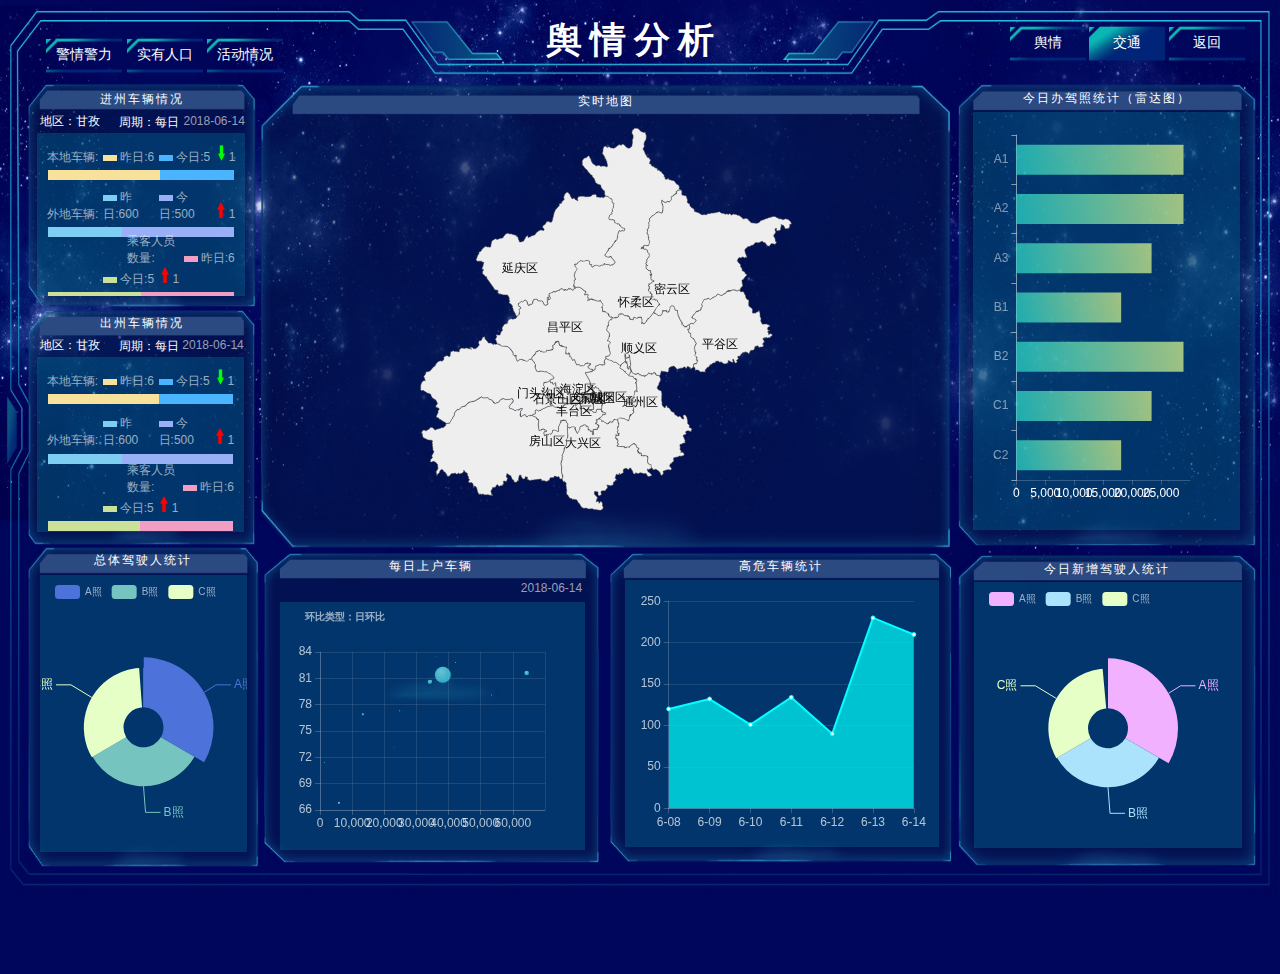
<file: traffic.html>
﻿<!doctype html>
<meta charset="utf-8">
<title>警情警力分析</title>
<link href="css/style.css"  rel="stylesheet" type="text/css" media="all" />
<script src="js/echarts.min.js" charset="utf-8"></script>
<script src="js/jquery-3.2.0.min.js" charset="utf-8"></script>
<script src="beijing.js"></script>

<body>
<div class="wpbox">
<div class="bnt">
  <div class="topbnt_left fl">
   <ul><li ><a href="analysis.html">警情警力</a></li>
      <li><a href="people.html">实有人口</a></li>
      <li><a href="activity.html">活动情况</a></li>
 
   </ul>
  </div>
  <h1 class="tith1 fl">舆情分析</h1>
  <div class=" fr topbnt_right">
    <ul>
       <li><a href="#">返回</a></li>
       <li class="active"><a href="traffic.html">交通</a></li>
       <li><a href="index.html">舆情</a></li>
    </ul>
   
  </div>
</div>
<!-- bnt end -->
<div class="left1">
    <div class="aleftboxttop pt1"><h2 class="tith2">进州车辆情况</h2>
    <div class="lefttoday_tit" style=" height:8%"><p class="fl">地区：甘孜</p><p class="fm">周期：每日</p><p class="fr">2018-06-14</p></div>
      <div class="tlbox">
        <ul>
           <li>
             <p class="text"><span class="w12">本地车辆:</span><span><i class="ricon1"></i>昨日:6</span><span><i class="tricon1"></i>今日:5</span><span class="tr"><img src="img/icondown.png" height="16" /> 1</span></p>
             <p class="rwith"><span class="rwith_img" style="width:60%"></span></p>
           </li>
         <li>
           <p class="text"><span class="w12">外地车辆:</span><span><i class="ricon2"></i>昨日:600</span><span><i class="tricon2"></i>今日:500</span><span class="tr"><img src="img/iconup.png" height="16" /> 1</span></p>
           <p class="rwith bgc2"><span class="rwith_img qgc2" style="width:40%"></span></p>
         </li>
       <li>
         <p class="text"><span class="w12">乘客人员数量:</span><span><i class="ricon3"></i>昨日:6</span><span><i class="tricon3"></i>今日:5</span><span class="tr"><img src="img/iconup.png" height="16" /> 1</span></p>
         <p class="rwith bgc3"><span class="rwith_img qgc3" style="width:50%"></span></p>
       </li>
        </ul>
      </div>

    <!-- lefttoday_number end -->
    </div>
    <div class="aleftboxtmidd">
      <h2 class="tith2 pt2">出州车辆情况</h2>
      <div class="lefttoday_tit" style=" height:8%"><p class="fl">地区：甘孜</p><p class="fm">周期：每日</p><p class="fr">2018-06-14</p></div>
        <div class="tlbox">
          <ul>
             <li>
               <p class="text"><span class="w12">本地车辆:</span><span><i class="ricon1"></i>昨日:6</span><span><i class="tricon1"></i>今日:5</span><span class="tr"><img src="img/icondown.png" height="16" /> 1</span></p>
               <p class="rwith"><span class="rwith_img" style="width:60%"></span></p>
             </li>
           <li>
             <p class="text"><span class="w12">外地车辆:</span><span><i class="ricon2"></i>昨日:600</span><span><i class="tricon2"></i>今日:500</span><span class="tr"><img src="img/iconup.png" height="16" /> 1</span></p>
             <p class="rwith bgc2"><span class="rwith_img qgc2" style="width:40%"></span></p>
           </li>
         <li>
           <p class="text"><span class="w12">乘客人员数量:</span><span><i class="ricon3"></i>昨日:6</span><span><i class="tricon3"></i>今日:5</span><span class="tr"><img src="img/iconup.png" height="16" /> 1</span></p>
           <p class="rwith bgc3"><span class="rwith_img qgc3" style="width:50%"></span></p>
         </li>
          </ul>
        </div>
  </div>
  <div class="aleftboxtbott">
    <h2 class="tith2">总体驾驶人统计</h2>
        <!-- <div class="lefttoday_tit height"><p class="fl">状态：已调节.æl,kmo</p><p class="fr">时间段：2018-06-10 至 2018-06-14</p></div> -->
    <div id="aleftboxtmidd" class="aleftboxtbott_cont2" ></div>
</div>
</div>
<!--  left1 end -->
<div class="mrbox">
      <div class="mrbox_topmidd" style="width: 69%;">
          <div class="amiddboxttop">
              <h2 class="tith2 pt1">实时地图</h2>
                <div class="hot_map" id="topmap"   >

                </div>
            </div>
            <!--  amiddboxttop end-->
                <div class="amidd_bott">
                  <div class="amiddboxtbott1 fl" >
                    <h2 class="tith2 pt1">每日上户车辆</h2>
                      <div class="lefttoday_tit"><p class="fr">2018-06-14</p></div>
                    <div id="amiddboxtbott1" class="amiddboxtbott1content2" ></div>
                  </div>

                <div class="amiddboxtbott2 fl"><h2 class="tith2 pt1">高危车辆统计</h2>
                    <div id="arightboxbott" class="amiddboxtbott2content"></div>
                </div>
            </div>
            <!-- amidd_bott end -->
          </div>
        <!-- mrbox_top end -->
        <div class="mrbox_top_right">
          <div class="arightboxtop"><h2 class="tith2">今日办驾照统计（雷达图）</h2>
            <div id="aleftboxtbott"  class="aleftboxtbott_contr"></div>
          </div>
            <div class="arightboxbott"><h2 class="tith2 ">今日新增驾驶人统计</h2>

              <div id="aleftboxtmiddr" class="arightboxbottcont2"></div>
            </div>
        </div>
        <!-- mrbox_top_right end -->
      </div>

    </div>
</div>

<script type="text/javascript">
var myChart = echarts.init(document.getElementById('aleftboxtmidd'));
option = {
color:['#4d72d9','#76c4bf','#e5ffc7'],
backgroundColor: 'rgba(1,202,217,.2)',
grid: {
				left:60,
				right:60,
				top:20,
				bottom:0,
        containLabel: true
			},
        legend: {
            left: 10,
            top: 5,
            textStyle:{
              fontSize:10,
              color:'rgba(255,255,255,.6)'
            },
            data: ['A照','B照','C照']
        },
        calculable : true,
        series : [

            {
                name:'面积模式',
                type:'pie',
                radius : [20, 70],
                center : ['50%', '55%'],
                roseType : 'area',
                data:[
                    {value:187650, name:'A照'},
                    {value:145896, name:'B照'},
                    {value:148920, name:'C照'},

                ]
            }
        ]
    };
myChart.setOption(option);
</script>
<script type="text/javascript">
var myChart = echarts.init(document.getElementById('aleftboxtmiddr'));
option = {
color:['#f1b1ff','#aae3fb','#e5ffc7'],
  backgroundColor: 'rgba(1,202,217,.2)',
  grid: {
						left:60,
						right:60,
						top:20,
						bottom:0,
            containLabel: true
					},
            legend: {
                left: 10,
                top: 5,
                textStyle:{
                  fontSize:10,
                  color:'rgba(255,255,255,.6)'
                },
                data: ['A照','B照','C照']
            },
            calculable : true,
            series : [

                {
                    name:'面积模式',
                    type:'pie',
                    radius : [20, 70],
                    center : ['50%', '55%'],
                    roseType : 'area',
                    data:[
                        {value:187650, name:'A照'},
                        {value:145896, name:'B照'},
                        {value:148920, name:'C照'},

                    ]
                }
            ]
        };
myChart.setOption(option);
</script>
<script type="text/javascript">
var myChart = echarts.init(document.getElementById('aleftboxtbott'));
option = {
color:['#7ecef4'],
  backgroundColor: 'rgba(1,202,217,.2)',
  grid: {
						left:20,
						right:50,
						top:23,
						bottom:30,
            containLabel: true
					},

        xAxis: {
            type: 'value',
            axisLine:{
             lineStyle:{
               color:'rgba(255,255,255,.2)'
             }
           },
           splitLine:{
             lineStyle:{
               color:'rgba(255,255,255,0)'
             }
           },
           axisLabel:{
               color:"rgba(255,255,255,1)"
           },
           data: ['1000','5000','10000','15000','20000','25000'],
            boundaryGap: [0, 0.01]
        },
        yAxis: {
            type: 'category',
            axisLine:{
             lineStyle:{
               color:'rgba(255,255,255,.5)'
             }
           },
           splitLine:{
             lineStyle:{
               color:'rgba(255,255,255,.1)'
             }
           },
           axisLabel:{
               color:"rgba(255,255,255,.5)"
           },
            data: ['C2','C1','B2','B1','A3','A2','A1']
        },
        series: [
            {
                name: '2011年',
                type: 'bar',
                barWidth :30,
                itemStyle: {
                    normal: {
                        color: new echarts.graphic.LinearGradient(
                            1, 0, 0, 1,
                            [
                                {offset: 0, color: 'rgba(230,253,139,.7)'},
                                {offset: 1, color: 'rgba(41,220,205,.7)'}
                            ]
                        )
                    }
                },
                data: [18203, 23489, 29034,18203, 23489, 29034, 29034]
            }
        ]
    };
myChart.setOption(option);
</script>
<script type="text/javascript">
  var myChart = echarts.init(document.getElementById('amiddboxtbott1'));
  var data = [
      [[28604,77,17099,'Australia',1990],[31163,77.4,2440,'Canada',1990],[1516,68,1605773,'China',1990],[13670,74.7,10082,'Cuba',1990],[28599,75,49805,'Finland',1990],[29476,77.1,569499,'France',1990],[31476,75.4,789237,'Germany',1990],[28666,78.1,254830,'Iceland',1990],[1777,57.7,870776,'India',1990],[29550,79.1,129285,'Japan',1990],[2076,67.9,201954,'North Korea',1990],[12087,72,42954,'South Korea',1990],[24021,75.4,33934,'New Zealand',1990],[43296,76.8,4240375,'Norway',1990],[10088,70.8,381958,'Poland',1990],[19349,69.6,1475652,'Russia',1990],[10670,67.3,53905,'Turkey',1990],[26424,75.7,57117,'United Kingdom',1990],[37062,75.4,252810,'United States',1990]],
      [[44056,81.8,23973,'Australia',2015],[43294,81.7,35927,'Canada',2015],[13334,76.9,1376043,'China',2015],[21291,78.5,11562,'Cuba',2015],[38923,80.8,55057,'Finland',2015],[37599,81.9,64345,'France',2015],[44053,81.1,80545,'Germany',2015],[42182,82.8,329425,'Iceland',2015],[5903,66.8,1311027,'India',2015],[36162,83.5,126571,'Japan',2015],[1390,71.4,251317,'North Korea',2015],[34644,80.7,503439,'South Korea',2015],[34186,80.6,4528526,'New Zealand',2015],[64304,81.6,5210967,'Norway',2015],[24787,77.3,386194,'Poland',2015],[23038,73.13,143918,'Russia',2015],[19360,76.5,78630,'Turkey',2015],[38225,81.4,64715810,'United Kingdom',2015],[53354,79.1,321771,'United States',2015]]
  ];

  option = {
      backgroundColor: 'rgba(1,202,217,.2)',
      grid: {
        left:40,
        right:40,
        top:50,
        bottom:40
							},
      title: {
        top: 5,
        left:20,
          textStyle:{
            fontSize:10,
            color:'rgba(255,255,255,.6)'
          },
          text: '环比类型：日环比'
      },
      // legend: {
      //     right: 10,
      //     top: 5,
      //     textStyle:{
      //       fontSize:10,
      //       color:'rgba(255,255,255,.6)'
      //     },
      //     data: ['1990', '2015']
      // },
      xAxis: {
        axisLine:{
          lineStyle:{
            color:'rgba(255,255,255,.2)'
          }
        },
        splitLine:{
          lineStyle:{
            color:'rgba(255,255,255,.1)'
          }
        },
        axisLabel:{
            color:"rgba(255,255,255,.7)"
        }
      },
      yAxis: {
        axisLine:{
          lineStyle:{
            color:'rgba(255,255,255,.2)'
          }
        },
        splitLine:{
          lineStyle:{
            color:'rgba(255,255,255,.1)'
          }
        },
        axisLabel:{
            color:"rgba(255,255,255,.7)"
        },
          scale: true
      },
      series: [ {
          name: '2015',
          data: data[1],
          type: 'scatter',
          symbolSize: function (data) {
              return Math.sqrt(data[2]) / 5e2;
          },
          label: {
              emphasis: {
                  show: true,
                  formatter: function (param) {
                      return param.data[3];
                  },
                  position: 'top'
              }
          },
          itemStyle: {
              normal: {
                  shadowBlur: 10,
                  shadowColor: 'rgba(25, 100, 150, 0.5)',
                  shadowOffsetY: 5,
                  color: new echarts.graphic.RadialGradient(0.4, 0.3, 1, [{
                      offset: 0,
                      color: 'rgb(129, 227, 238)'
                  }, {
                      offset: 1,
                      color: 'rgb(25, 183, 207)'
                  }])
              }
          }
      }]
  };
  myChart.setOption(option);
</script>

<script type="text/javascript">
  var myChart = echarts.init(document.getElementById('amiddboxtbott2'));
  option = {
      backgroundColor: 'rgba(1,202,217,.2)',
      grid: {
								left:60,
								right:60,
								top:50,
								bottom:40
							},

toolbox: {
    feature: {
        dataView: {show: true, readOnly: false},
        magicType: {show: true, type: ['line', 'bar']},
        restore: {show: true},
        saveAsImage: {show: true}
    }
},
legend: {
  top:10,
  textStyle:{
    fontSize: 10,
    color:'rgba(255,255,255,.7)'
  },
    data:['2017年','2018年','同比增速']
},
xAxis: [
    {
        type: 'category',
        axisLine:{
					lineStyle:{
						color:'rgba(255,255,255,.2)'
					}
				},
				splitLine:{
					lineStyle:{
						color:'rgba(255,255,255,.1)'
					}
				},
				axisLabel:{
						color:"rgba(255,255,255,.7)"
				},

        data: ['1','2','3','4','5','6','7','8','9','10','11','12'],
        axisPointer: {
            type: 'shadow'
        }
    }
],
yAxis: [
    {
        type: 'value',
        name: '',
        min: 0,
        max: 250,
        interval: 50,
        axisLine:{
					lineStyle:{
						color:'rgba(255,255,255,.3)'
					}
				},
				splitLine:{
					lineStyle:{
						color:'rgba(255,255,255,.01)'
					}
				},

        axisLabel: {
            formatter: '{value} ml'
        }
    },
    {
        type: 'value',
        name: '',
        max: 25,
        interval: 5,
        axisLine:{
					lineStyle:{
						color:'rgba(255,255,255,.3)'
					}
				},
				splitLine:{
					lineStyle:{
						color:'rgba(255,255,255,.1)'
					}
				},
        axisLabel: {
            formatter: '{value} °C'
        }
    }
],
series: [

    {
        name:'2017年',
        type:'bar',
        itemStyle: {
                        normal: {
                            color: new echarts.graphic.LinearGradient(
                                0, 0, 0, 1,
                                [
                                    {offset: 0, color: '#b266ff'},
                                    {offset: 1, color: '#121b87'}
                                ]
                            )
                        }
                    },
        data:[2.0, 4.9, 7.0, 23.2, 25.6, 76.7, 135.6, 162.2, 32.6, 20.0, 6.4, 3.3]
    },
    {
        name:'2018年',
        type:'bar',
        itemStyle: {
                        normal: {
                            color: new echarts.graphic.LinearGradient(
                                0, 0, 0, 1,
                                [
                                    {offset: 0, color: '#00f0ff'},
                                    {offset: 1, color: '#032a72'}
                                ]
                            )
                        }
                    },
        data:[2.6, 5.9, 9.0, 26.4, 28.7, 70.7, 175.6, 182.2, 48.7, 18.8, 6.0, 2.3]
    },
    {
        name:'同比增速',
        type:'line',
        itemStyle: {
                        normal: {
                            color: new echarts.graphic.LinearGradient(
                                0, 0, 0, 1,
                                [
                                    {offset: 0, color: '#fffb34'},
                                    {offset: 1, color: '#fffb34'}
                                ]
                            )
                        }
                    },
        yAxisIndex: 1,
        data:[2.0, 2.2, 3.3, 4.5, 6.3, 10.2, 20.3, 23.4, 23.0, 16.5, 12.0, 6.2]
    }
]
};
  myChart.setOption(option);
</script>
<script type="text/javascript">
      var myChart = echarts.init(document.getElementById('arightboxbott'));
      option = {
        color:['#00ffff','#7fd7b1', '#5578cf', '#5ebbeb', '#d16ad8','#f8e19a',  '#00b7ee', '#81dabe','#5fc5ce'],
          backgroundColor: 'rgba(1,202,217,.2)',

          grid: {
              left: '5%',
              right: '8%',
              bottom: '7%',
              top:'8%',
              containLabel: true
          },
          toolbox: {
              feature: {
                  saveAsImage: {}
              }
          },
          xAxis: {
              type: 'category',
              boundaryGap: false,
              axisLine:{
                lineStyle:{
                  color:'rgba(255,255,255,.2)'
                }
              },
              splitLine:{
                lineStyle:{
                  color:'rgba(255,255,255,.1)'
                }
              },
              axisLabel:{
                  color:"rgba(255,255,255,.7)"
              },
              data: ['6-08','6-09','6-10','6-11','6-12','6-13','6-14']
          },
          yAxis: {
              type: 'value',
              axisLine:{
                lineStyle:{
                  color:'rgba(255,255,255,.2)'
                }
              },
              splitLine:{
                lineStyle:{
                  color:'rgba(255,255,255,.1)'
                }
              },
              axisLabel:{
                  color:"rgba(255,255,255,.7)"
              },
          },
          series: [
              {
                  name:'2014年',
                  type:'line',
                  stack: '总量',
                    areaStyle: {normal: {}},
                  data:[120, 132, 101, 134, 90, 230, 210]
              }

          ]
          };
      myChart.setOption(option);
  </script>
  <script type="text/javascript">
        var myChart = echarts.init(document.getElementById('arightboxbott'));
        option = {
          color:['#00ffff','#7fd7b1', '#5578cf', '#5ebbeb', '#d16ad8','#f8e19a',  '#00b7ee', '#81dabe','#5fc5ce'],
            backgroundColor: 'rgba(1,202,217,.2)',

            grid: {
                left: '5%',
                right: '8%',
                bottom: '7%',
                top:'8%',
                containLabel: true
            },
            toolbox: {
                feature: {
                    saveAsImage: {}
                }
            },
            xAxis: {
                type: 'category',
                boundaryGap: false,
                axisLine:{
                  lineStyle:{
                    color:'rgba(255,255,255,.2)'
                  }
                },
                splitLine:{
                  lineStyle:{
                    color:'rgba(255,255,255,.1)'
                  }
                },
                axisLabel:{
                    color:"rgba(255,255,255,.7)"
                },
                data: ['6-08','6-09','6-10','6-11','6-12','6-13','6-14']
            },
            yAxis: {
                type: 'value',
                axisLine:{
                  lineStyle:{
                    color:'rgba(255,255,255,.2)'
                  }
                },
                splitLine:{
                  lineStyle:{
                    color:'rgba(255,255,255,.1)'
                  }
                },
                axisLabel:{
                    color:"rgba(255,255,255,.7)"
                },
            },
            series: [
                {
                    name:'2014年',
                    type:'line',
                    stack: '总量',
                      areaStyle: {normal: {}},
                    data:[120, 132, 101, 134, 90, 230, 210]
                }

            ]
            };
        myChart.setOption(option);
    </script>

    <script type="text/javascript">
    $(function(){
        //使用echarts.init()方法初始化一个Echarts实例，在init方法中传入echarts map的容器 dom对象
	var mapChart = echarts.init(document.getElementById('topmap'));
	// mapChart的配置
	var option = {
		tooltip: {
	            trigger: 'item',
	            formatter: '{b}<br/>{c} (个)'
    		},
    		toolbox: {
	           show: true,
	           orient: 'vertical',
	           left: 'right',
	           top: 'center',
	           feature: {
	               dataView: {readOnly: false},
	               restore: {},
	               saveAsImage: {}
	           }
    		},
    		visualMap: {
		            min: 0,
		            max: 2000,
		            text:['高','低'],
		            realtime: false,
		            calculable: true,
		            inRange: {
		                color: ['lightskyblue','yellow', 'orangered']
		            }
   			},
    		series:[
    			{
    				name: '北京各区',
           	 		type: 'map',//type必须声明为 map 说明该图标为echarts 中map类型
           	 		map: '北京', //这里需要特别注意。如果是中国地图，map值为china，如果为各省市则为中文。这里用北京
           	 		aspectScale: 0.75, //长宽比. default: 0.75
           	 		zoom: 1.2,
           	 		//roam: true,
	                itemStyle:{
	                    normal:{label:{show:true}},
	                    emphasis:{label:{show:true}}
	                },
        			data: [
        				{name:'东城区', value: 1800},
        				{name:'西城区', value: 1700},
        				{name:'朝阳区', value: 1600},
        				{name:'丰台区', value: 1400},
        				{name:'石景山区', value: 1200},
        				{name:'海淀区', value: 1000},
        				{name:'门头沟区', value: 800},
        				{name:'房山区', value: 600},
        				{name:'通州区', value: 400},
        				{name:'顺义区', value: 200},
        				{name:'昌平区', value: 100},
        				{name:'大兴区', value: 300},
        				{name:'怀柔区', value: 500},
        				{name:'平谷区', value: 700},
        				{name:'密云县', value: 900},
        				{name:'延庆县', value: 1100}

        			]
    			}
    		]
	};
        //设置图表的配置项
        mapChart.setOption(option);

});




    </script>

    <!--这行代码可以删除-->
    <a style="display:none" href="http://www.bootstrapmb.com">bootstrap模板库</a>

</body>
</html>
</file>
<file: css/style.css>
/****** 最新最全最好的Bootstrap模板：http://www.bootstrapmb.com ******/
 body {
    position: fixed;
    top: 0;
    bottom: 0;
    left: 0;
    right: 0;
    margin: 0;
    padding: 0; background:#051655 ;
       font-family: 微软雅黑, MicrosoftYahei, sans-serif; color:#fff;

  }
  h1,
h2,
h3,
h4,
h5,
h6,
p,
ul,
ol,
pre,
table,
blockquote,
input,
button,
select,em,
textarea {
  margin: 0; font-weight:normal;
  margin: 0;
  padding: 0;list-style: none;font-style: normal;
}
html,body{ font-family: 微软雅黑, MicrosoftYahei, sans-serif; color:#fff; background:#00065b url(../img/bg.jpg);    background-size: 100% 100%;background-position:0 0; width: 100%; height: 100%; background-repeat: no-repeat;}
.wpbox{
  width: 100%;
  height: calc(100% - 10px)
}
  .bnt{ height:9%; width: 100%; display: inline-block;}
.left1{ width: 18%; height: calc(100% - 10%);float: left; padding-left:2.2%; text-align: center;}
.pleft1{width: 18.6%; float: left; padding-left:2.2%; text-align: center;}
.puleft{padding-left:2.2%; width: 35.2%;text-align: center; height: 100%}
.puleft2{width: 35%; height: 100%; padding-left: .4%}
.mr_right{width: 25%; height: 100%}
.left2{width: 18%; float: left; height: 100%}
.mrbox{float: left; width: 79%; height: 100%}
.mrbox.prbox{float: left; width: 60%; height: 100%}
.mrbox_bottom{float: left; width: 100%; height: 28%}
.mrbox_top_midd{ width: 68%;float: left; height: 100%;}
.mrbox_topmidd{float: left; width:76%; padding-left:.2%;height: 100%;}
.amidd_bott,.box{ overflow: hidden;}
.pmidd_bott{ width: 100%; height: 57.4%;}

.mrbox_top_right{ float: right; width: 29.4%; padding-right: 1.4%; height: 100%}
.mrbox_top{width: 100%; height:62.4%;}
.hdmrbox_top{width: 100%; height:100%;}


.lefttime{ background:url(../img/time.png); background-size: 100% 100%; background-repeat: no-repeat;background-position: top center; width:84%; height:9.3%; margin-left: 6%}
.lefttime_text{ padding: 2% 5% 0 5%}
  .lefttime_text li{ font-size: 12px; color: rgba(255,255,255,.9); width: 20%;float: left; height: 22px; line-height: 22px;text-align: center; border-radius: 4px}
  .lefttime_text li.bg{ background: rgba(0,183,238,.1);}
  .lefttime_text li.active{ background: rgba(0,183,238,.6); color: #fff;} */
.lefttoday{background:url(../img/left1box.png);background-repeat: no-repeat;background-position: -3px 2px; width:350px; height:584px;margin: 0 auto;}

.lefttoday_tit{ overflow: hidden; padding: 1.9% 5% .2%;  height: 6%; position: relative;}
.lefttoday_tit.height{height: 12%;}
.lefttoday_number{overflow: hidden; height: 74%; width: 91%; margin: 1% 4%;background: rgba(1,202,217,.2);}
.lefttoday_tit p.fl{ font-size: 12px; color: rgba(255,255,255,1);  position: absolute;left: 5%;top: 22%}
.lefttoday_tit p.fr{ font-size: 12px; color: rgba(255,255,255,.6); position: absolute;right: 5%;top: 25%}
.lefttoday_tit p.fm{font-size: 12px; color: rgba(255,255,255,1); position: absolute;left: 40%;top: 25%}

.lefttoday_tit.height.ht{height: 16%;}
.lefttoday_tit.height p.fl{position: absolute;left:5%;top: 15%;}
.lefttoday_tit.height p.fr{position: absolute;left:5%;top: 65%; right: auto;}

.lefttoday_bar ul{position: relative; width: 100%; height: 100%;}
.lefttoday_bar li{ color: #333; position: absolute;border-radius: 50%; font-size: 12px; overflow: hidden; font-weight: normal; text-align: center; line-height: 140%}
.lefttoday_bar li span{ padding-top: 30%; display: inline-block;}
.c1{ background: #ac3ff2}
.c2{ background: #ffff00}
.c3{ background: #0078ff}
.c4{ background: #9cff00}
.c5{ background: #ff6c00}
.c6{ background: #77b5fb}
.big0{ width: 10px; height: 10px}
.big1{ width: 20px; height: 20px}
.big2{ width: 30px; height: 30px}
.big3{ width: 40px; height: 40px}
.big4{ width: 50px; height: 50px}
.big5{ width: 60px; height: 60px}
.big6{ width: 70px; height: 70px;}

.leftclass{background:url(../img/leftb1.png);background-size: 100% 100%; background-repeat: no-repeat;background-position: top center; width:350px; height:291px;}
.leftbox2_table{background:url(../img/leftbox2.png);background-repeat: no-repeat;background-position: -2px -2px; width:354px; height:680px;}
.left2_table{ width: 91%; margin-left: 5%; font-size: 12px;height:83.6%; overflow: hidden;}
.hdleft2_table{ width: 91%; margin-left: 5%; font-size: 12px;height:91.6%; overflow: hidden;}
.left2_table li{background: rgba(1,202,217,.2) url(../img/icosjx.png) no-repeat  top left; position: relative;overflow: hidden; padding: 2% 6%; color:rgba(255,255,255,.7); line-height: 150%}
.left2_table li b{color:rgba(255,255,255,1); font-weight: normal;}
.left2_table li p.fl{ width: 80%; overflow: hidden;}
.left2_table li p.fr{ position: absolute; right: 5%; top: -20%;}
.yellow{ color: #fff45c}
.green{ color: #00c2fd}
.left2_table li.bg{ background: rgba(0,255,255,.4) url(../img/icosjx.png) no-repeat  top left;}
.mrbox_tr_box{background:url(../img/rbox1.png);background-size: 100% 100%; background-repeat: no-repeat;background-position: top center; width:354px; height:291px;}

.mrboxtm-mbox{background:url(../img/midtop.png);background-size: 100% 100%; background-repeat: no-repeat;background-position: top center; width:100%; height: 63.6%;}
.mrboxtm-b1{background:url(../img/mbox1.png);background-size: 100% 100%; background-repeat: no-repeat;background-position: top center; width:460px; height:233px; float: left;}
.mrboxtm-b2{background:url(../img/mbox2.png);background-size: 100% 100%; background-repeat: no-repeat;background-position: top center;width:330px; height:233px;float: right;}
/* .mrbox_tr_box{background:url(../img/rbox1.png);background-size: 100% 100%; background-repeat: no-repeat;background-position: top center; width:350px; height:680px;} */

.hdmrboxtm-mbox{background:url(../img/hdbj.png);background-size: 100% 100%; background-repeat: no-repeat;background-position: top center; width:100%; height: 61.6%;}


.rbottom_box1{background:url(../img/b-rbox2.png);background-size: 100% 100%; background-repeat: no-repeat;background-position: top center; width:33.5%; height:89.4%; float: left;}
.rbottom_box2{background:url(../img/bbox2.png);background-size: 100% 100%; background-repeat: no-repeat;background-position: top center; width:33.5%; height:89.4%;float: left; margin-left:.8%}
.rbottom_box3{background:url(../img/b-rbox2.png);background-size: 100% 100%; background-repeat: no-repeat;background-position: top center; width:30%; height:89.4%;float: left; margin-left:1%}
.prbottom_box1cont{ margin-left: 5.2%; width: 90.6%; height: 82%; margin-top: 1.8%;}
.prbottom_box2cont{ margin-left: 5.2%; width: 90.6%; height: 82%; margin-top: 1.8%;}
.prbottom_box3cont{ margin-left: 5.2%; width: 90.6%; height: 82%; margin-top: 1.8%;}

.tith2{ text-align: center; width: 100%; font-size: 12px; padding-top: 1.9%;  font-weight: normal;letter-spacing:2px; font-weight:  normal; overflow: hidden;}
.fl{ float: left;}
.fr{ float: right;}
.topbnt_left{width: 33%}
.topbnt_left ul{ padding-top: 38px; padding-left: 10%; width: 100%}
.topbnt_left li { background:url(../img/bnt.png) center; font-size: 14px; line-height: 33px;background-repeat: no-repeat;width:18%; height:35px;float: left; text-align: center; margin-left: 1%}
.topbnt_left li.active,.topbnt_right li.active{background:url(../img/bntactive.png) no-repeat center; }
.topbnt_left li a{ text-decoration: none; color: #fff;}
.tith1{ width: 33%; text-align: center; padding-top: 16px; font-weight: bold; letter-spacing:8px; font-size: 36px;}
.topbnt_right{padding-top: 2%; padding-right:2.5%; width: 27%}
.topbnt_right li { background:url(../img/bnt.png) center; font-size: 14px; line-height: 33px;background-repeat: no-repeat;width:22%; height:35px;float: right; text-align: center; margin-right:1%}
.topbnt_right li a{ text-decoration: none; color: #fff;}
.pt1{padding-top: 1.3%; }
.pt2{padding-top: 2.2%; }
.pt3{padding-top: 3.3%; }
.pt6{padding-top: 6px; }
.pt17{ padding-top: 17px;}
.pt14{ padding-top: 14px}
.pt12{ padding-top: 12px}
.pt20{ padding-top: 22px;}
/* .box_pad{ margin: 3px 20px; } */

.mrboxtm-map{background:url(../img/mapbg.png); background-size: 100% 100%; background-repeat: no-repeat;background-position: top center; width: 90%; margin-left: 4%; margin-top: 1%;height: 90%;position: relative;}
.hdmrboxtm-map{background:url(../img/hdmap.png);background-size: 100% 100%; background-repeat: no-repeat;background-position: top center; width: 90%; margin-left: 4%; margin-top: 1%;height: 66%; position: relative;}
.mrboxtm-map li{ width: 23px; height: 22px; line-height: 22px; color: #fff; text-align: center; background-position: center; background-repeat: no-repeat;font-size: 12px; position: absolute;}
.mrboxtm-map li.bluer{background-image:url(../img/blue_rico.png);}
.mrboxtm-map li.redr{background-image:url(../img/red_rico.png);}
.ricontop{width: 29px; height: 30px; line-height: 30px; color: #fff; text-align: center; bbackground-size: 100% 100%; background-repeat: no-repeat;background-position: top center;font-size: 12px; margin-right: 5px;font-style: normal; display: inline-block;}
i.bluer{background-image:url(../img/ricon2.png);}
i.redr{background-image:url(../img/ricon1.png);}
.font14 p.fl,.font14 p.fr{ color: #fff;font-size: 14px;}
.mrtop1{background: rgba(1,202,217,.2); overflow: hidden; margin: 4px 15px;}
.widget-inline-box{ text-align: center; color:rgba(255,255,255,.9); width: 50%; padding: 10% 0;text-align: center; font-size: 12px;float: left; overflow:hidden;}
.widget-inline-box h3{ font-size: 22px; font-weight: 100; font-weight: normal;}
.ceeb1fd{ color: #eeb1fd}
.c24c9ff{ color: #24c9ff}
.cffff00{ color: #ffff00}
.c11e2dd{ color: #11e2dd}
.text-muted{ font-size: 12px; color:#789ce0; }
.text-muted img{ vertical-align: middle; margin: 0 3px}
.mrtop2{margin: 4px 15px; padding: 20px 0;background: rgba(1,202,217,.2); width: 305px}
.tith4{ font-size: 12px; text-align: center;}
.mrtop3{margin: 4px 15px; padding: 20px 0;background: rgba(1,202,217,.2); width: 305px}

.mrboxtm-b1wp{margin: 4px 25px; padding: 20px 0;background: rgba(1,202,217,.2); width:415px; overflow: hidden;}
.mrboxtm_text{overflow: hidden; padding-left: 12px; padding-bottom: 10px;}
.mrbtext_info{background: rgba(1,202,217,.2); font-weight: normal; padding: 10px 0; text-align: center; font-size: 12px; color:rgba(255,255,255,.7); float: left; margin: 2px 0 10px 8px; width: 140px;}
.mrbtext_info b{ font-weight: normal; font-size: 18px;}
.lefttoday_number .widget-inline-box{ width: 25%}

/*  警情警力分析 完*/
.aleftboxttop{background:url(../img/leftb1.png);background-size: 100% 100%; background-repeat: no-repeat;background-position: top center; width:99%; height: 27.5%; margin-bottom: 1%}
.aleftboxttop .lefttoday_number{ background: none; }
.aleftboxttop .widget-inline-box{width: 24.2%; margin: 0 .4%;    background: rgba(1,202,217,.2); padding: 16% 0; height:100%; font-size: 10px;}

.aleftboxtmidd{background:url(../img/aleftboxtmidd.png); background-size: 100% 100%; background-repeat: no-repeat;background-position: top center; width:98.5%; height: 29.4%;margin-bottom: 1%}
.aleftboxtmiddcont{width:91%; height:66%;margin-left: 4.4%; margin-top: 1%;}
.aleftboxtbott{background:url(../img/aleftboxtbott.png); background-size: 100% 100%; background-repeat: no-repeat;background-position: top center; width:100%;height: 40% }
.aleftboxtbott_cont{width:91%; height:72.6%; margin-top: 1.8%;margin-left: 4.4%;}
.aleftboxtbott_cont2{width:89.9%; height:86.6%; margin-top:2.8%;margin-left: 5%;}
.aleftboxtbott_contr{width:89.9%; height:90.6%; margin-top:1.8%;margin-left: 5%;}
.amiddboxttop{ overflow: hidden;background:url(../img/amiddboxttop.png);background-size: 100% 100%; background-repeat: no-repeat;background-position: top center; width:99%; height:52.1%;}
.amiddboxttop_map{background:url(../img/img.png);background-size: 100% 100%; background-repeat: no-repeat;background-position: top center; position: relative; width:90%; height:86%; margin:1.4% 5% 0;}
.hot_map{ width:90%; height:86%; margin:1.4% 5% 0;}

.amidd_bott{ width: 100%; height: 38%; padding-top:.8%}
.amiddboxttop_map span{background:url(../img/camera.png);background-repeat: no-repeat;background-position: 0 0; width: 24px; height: 19px; display: inline-block; position: absolute;}
.amiddboxttop_map span.camera_l{background:url(../img/camera_l.png);background-repeat: no-repeat;background-position: 0 0; width: 24px; height: 19px; display: inline-block; position: absolute;}

.amiddboxtbott1{background:url(../img/amiddboxtbott1.png);background-size: 100% 100%; background-repeat: no-repeat;background-position: top center;width:48%; height:91.6%; margin-left: .5%; margin-right: 1%}
.amiddboxtbott1content{width:91%; height:86.5%; margin-left: 4.8%; margin-top: 1.6%;}
.amiddboxtbott1content2{width:91%; height:80%; margin-left: 4.8%; margin-top: .6%;}
.amiddboxtbott2{background:url(../img/amiddboxtbott2.png);background-size: 100% 100%; background-repeat: no-repeat;background-position: top center; float: right; width:49%; height:91.8%; margin-right: .9%;}
.amiddboxtbott2content{width:91.8%; height:86%;  margin-left: 4.4%; margin-top: 1.6%;}
.arightboxtop{background:url(../img/arightboxtop.png);background-size: 100% 100%; background-repeat: no-repeat;background-position: top center; width:100%; height: 51.9%;}
.arightboxbott{background:url(../img/arightboxbott.png);background-size: 100% 100%; background-repeat: no-repeat;background-position: top center; width:100%; height: 35%; margin-top: 3%}
.arightboxbottcont{ width: 91%; margin-top: 1%; margin-left: 5%;height: 79%;}
.arightboxbottcont2{ width: 90%; margin-top: 1.6%; margin-left: 5.3%;height: 85.5%;}
.plefttoday{background:url(../img/pleft1middt.png);background-size: 100% 100%; background-repeat: no-repeat;background-position: top center; width:96%; height:30%;margin-top: .4%;}
.plefttoday .widget-inline-box{ width: 48%; padding: 4% 0}
.lpeftmidbot{background:url(../img/pleft1middb.png);background-size: 100% 100%; background-repeat: no-repeat;background-position: top center; width:95.8%; height:27.6%;margin-top: 3.4%;}
.lpeftmidbotcont{width: 90.1%; margin-top: 2%; margin-left: 5.2%;height: 82%;}
.lpeftbot{background:url(../img/pleft1middb.png);background-size: 100% 100%; background-repeat: no-repeat;background-position: top center; width:95.8%; height:27.6%; margin-top: 3.4%;}
.lpeftbotcont{width: 90.1%; margin-top: 2%; margin-left: 5.2%;height: 82%;}
.pleftbox2top{background:url(../img/pleftbox2top.png);background-size: 100% 100%; background-repeat: no-repeat;background-position: top center; width:96.8%; height:35.2%; margin-top: 1%;}
.pleftbox2topcont{width: 90.1%; margin-top: 2%; margin-left: 5%;height: 88%}
.pleftbox2midd{background:url(../img/pleftbox2mid.png);background-size: 100% 100%; background-repeat: no-repeat;background-position: top center; width:96.8%; height:24.6%;margin-top: 3.8%;}
.pleftbox2middcont{width: 90.1%;  margin-top: 2%; margin-left:5.2%;height: 82%; overflow: hidden;}
.lpeft2bot{background:url(../img/pleft1middb.png);background-size: 100% 100%; background-repeat: no-repeat;background-position: top center; width:97.8%; height:24.6%;  margin-top: 4.2%;}
.lpeftb2otcont1{width:100%; height: 100%;}
.hdrightboxtop{background:url(../img/hdbjr.png);background-size: 100% 100%; background-repeat: no-repeat;background-position: top center; width:100%; height: 87%;}


.lpeftb2otcont{width: 90.1%;margin-top: 2%; margin-left:5.2%;height: 82%;}
.pmrboxbottom{background:url(../img/pmiddboxmidd.png);background-size: 100% 100%; background-repeat: no-repeat;background-position: top center;position: relative; width: 100%; height: 32.9%; margin-top: 1.8%;}
.pmrboxbottomcont{width: 94.1%;margin-top: 1.1%; margin-left:3.1%;height: 76%;}
.mrbox_bottom_bott{width: 100%; height: 27%; margin-top: 1.8%;}
.pmrtop{background:url(../img/prighttop.png);background-size: 100% 100%; background-repeat: no-repeat;background-position: top center;  width: 100%; height: 56.6%;}
.pmrtop_contheight{ height: 30%; width: 100%; overflow: hidden;}

.pmrtop1{background:url(../img/prighttop.png);background-size: 100% 100%; background-repeat: no-repeat;background-position: top center;  width: 100%; height: 40.4%;}
.pmrtop_cont1{ height: 87%; width: 100%; overflow: hidden;}

.pmrmiddcont{width: 98.1%;margin-top: 1.1%; margin-left:3.1%;height: 64%;}
.pmrtop_contheight .widget-inline-box{    padding: 5% 0;}
.lefttoday_bar{height: 56%; width: 100%;}
.pmrtop_cont{background: rgba(1,202,217,.2); width: 90.6%; height: 86%; margin: 2.2% 0 0 5.1% }
.pmrtop_wid .widget-inline-box{ width: 33%;}


.pulefttop{background:url(../img/pulefttop.png);background-size: 100% 100%; background-repeat: no-repeat;background-position: top center; width:100%; height:29%;}
.puleftboxtmidd{background:url(../img/puleftmidd.png);background-size: 100% 100%; background-repeat: no-repeat;background-position: top center; width:100%; height:28.6%; margin-top: 1%}
.puleftboxtbott{background:url(../img/puleftbott.png);background-size: 100% 100%; background-repeat: no-repeat;background-position: top center; width:100%; height:28%;margin-top: 1%}

.pumiddboxttop1{background:url(../img/pumiddtop1.png);background-size: 100% 100%; background-repeat: no-repeat;background-position: top center;width:47.7%; height:100%;padding-left: 1.4%;}
.pumiddboxttop2{background:url(../img/pumiddtop2.png);background-size: 100% 100%; background-repeat: no-repeat;background-position: top center; width:47.7%; height:100%; margin-left: 1.4%;}
.pmiddboxtbott{ background:url(../img/pumiddbott.png);background-size: 100% 100%; background-repeat: no-repeat;background-position: top center; width:98.4%; height:27.8%;margin-top: 2%}
.purightboxtop{background:url(../img/purighttop.png);background-size: 100% 100%; background-repeat: no-repeat;background-position: top center; width:100%; height:29%;}
.purightboxmidd{background:url(../img/purightmidd.png);background-size: 100% 100%; background-repeat: no-repeat;background-position: top center; width:100%; height:28%; margin-top: 1.8%}
.purightboxbott{background:url(../img/purightbott.png);background-size: 100% 100%; background-repeat: no-repeat;background-position: top center; width:100%; height:28%; margin-top: 2.2%}
.purightboxtopcont{width:90.2%; height:77%;margin-left:5%;}
.purightboxmiddcont{width:90.2%; height:77%;margin-left:5%;}
.purightboxbottcont{width:90.2%; height:77%;margin-left:5%;}
.pumiddboxtbott1cont{width:62%; height:100%;margin-left:3%;}


.tith2 span{  display: inline-block; float: left; width: 40%;}
.pbox{ width: 100%; height: 76%;}
.pulefttoday_bar{width: 46.7%; height: 100%; margin-left: 2.5%;}
.pulefttoday_bar2{width: 46.7%; height: 100%; margin-right: 2.5%;}
.puleftboxtmidd1{width: 46.7%; height: 100%; margin-left: 2.5%;}
.puleftboxtbott1{width: 62.7%; height: 100%; margin-left: 2.5%;}
.puleftboxtbott2{width: 30.7%; height: 100%; margin-right: 2.5%;}
.puleft2height{ width: 96%; height: 88%; margin-left: 3%;}
.puleftbox2bott_cont{width: 100%; height: 100%; }
.pulefttoday_bar,.puleftboxtbott2,.pumiddboxtbott2{background: rgba(1,202,217,.2);  }
.puleftboxtbott2  .widget-inline-box{ width: 100%; margin: 0; padding: 2% 0}

.pumiddboxttop1 .widget-inline-box{width: 45%; background: rgba(1,202,217,.2); margin-left: 2%; margin-bottom: 1.5%; height: 38%; }
.pumiddboxttop1 .widget-inline-box p{ padding-top: 30%;}
.f30{ font-size: 40px !important; margin:10% 0}
.pumiddboxtbott2{width: 30.9%; height: 100%; margin-right: 2.5%;}
.pumiddboxtbott2  .widget-inline-box{ width: 100%; margin: 0; text-align: center;}
.pumiddboxtbott2  .widget-inline-box p{ padding-top: 19%}

.pumiddboxttop2_cont{ width: 90%; margin-left: 4.5%; margin-top: 0; height: 85.4%; overflow: hidden; text-align: left;}
.pumiddboxttop2_cont ul{ height: 100%;}
.pumiddboxttop2_cont li{ background: rgba(1,202,217,.2) url(../img/hot.png) no-repeat 12px 12px; height: 13.8%}
.pumiddboxttop2_cont li p.text_l{ line-height: 160%; width: 95%; overflow: hidden; padding-left: 10%;}
.pumiddboxttop2_cont li p.text_r{ text-align: right;  width: 99%;height: 40%;}
.pumiddboxttop2_cont li.bg {
    background: rgba(0,255,255,.4) url(../img/hot.png) no-repeat 12px 12px;
}
.pvr{ position: relative; }
.pvr ul{ position: absolute; left:11%; top: 13%;}
.pvr ul li{ width: 16px; height: 16px; text-align: center;line-height: 16px; margin-top: 82%;  border-radius: 2px; font-size: 12px;display:block;color: #fff; z-index: 1111}
.hot1{ background-color: #ff0000}
.hot2{ background-color: #ff7200}
.hot3{ background-color: #ffbd5e}
.hot4{ background-color: #b3b3b3}
.hot5{ background-color: #597a9f}
.liwp ul li{margin-top: 79%; }
.hdtop ul li{margin-top: 95%; }
.pulefttoday_bar2  ul{ position: absolute; left:4.7%; top: 8%;}
.pulefttoday_bar2 ul li{margin-top: 110%; }
.tlbox{overflow: hidden; height: 74%; width: 91%; margin: 1% 4%;background: rgba(1,202,217,.2); font-size: 12px;}
.tlbox p.text{ padding-left: 3%;}
.tlbox p.text span{ width: 27.8%; color: rgba(255,255,255,.6);display: inline-block; text-align: left;}
.tlbox ul{ height: 100%}
.tlbox li{ height: 20%; padding-top: 5.6%;}
.tlbox p.rwith{width: 90%; height: 10px; background: #4ab4ff; margin: 2% 5%;}
.tlbox span.rwith_img{ height: 10px; background: #f8e19a; float: left; display: inline-block;}
.tlbox p.text span.w12{ width: 28%; text-align: left;}
.tlbox p.bgc3{ background: #f19ec2}
.tlbox span.qgc2{ background: #7ecef4}
.tlbox p.bgc2{ background: #99b0f7}
.tlbox span.qgc3{ background: #cce198}
.tlbox p.text span.tr{ text-align: right; width: 10%; padding-right: 3%;}

.tlbox li span i{width: 14px; height: 6px; display: inline-block; margin-right: 3px;}
.ricon1{ background:#f8e19a;}
.ricon2{ background:#7ecef4;}
.ricon3{ background:#f19ec2;}
.tricon1{ background:#4ab4ff;}
.tricon2{ background:#99b0f7;}
.tricon3{ background:#cce198;}
.hdwid{ width: 49.6%;}



/*  交通分析*/
</file>
